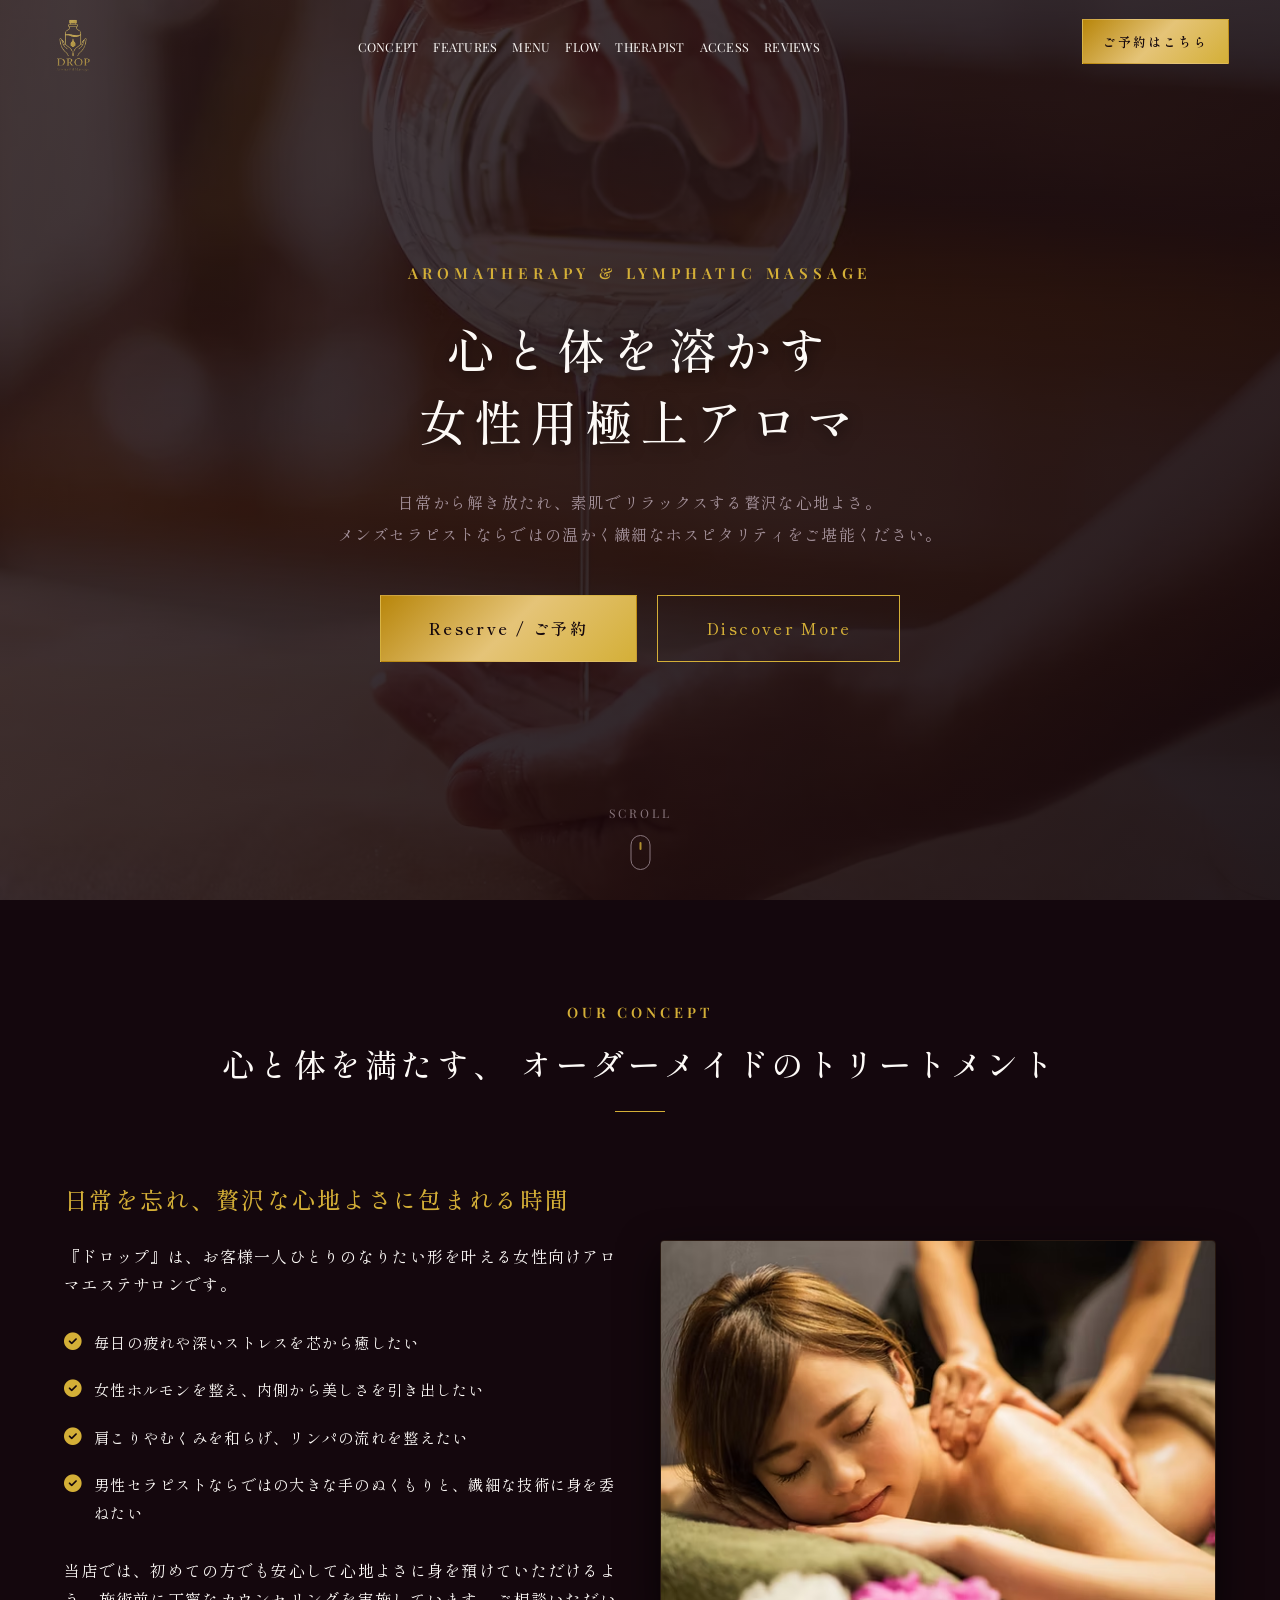
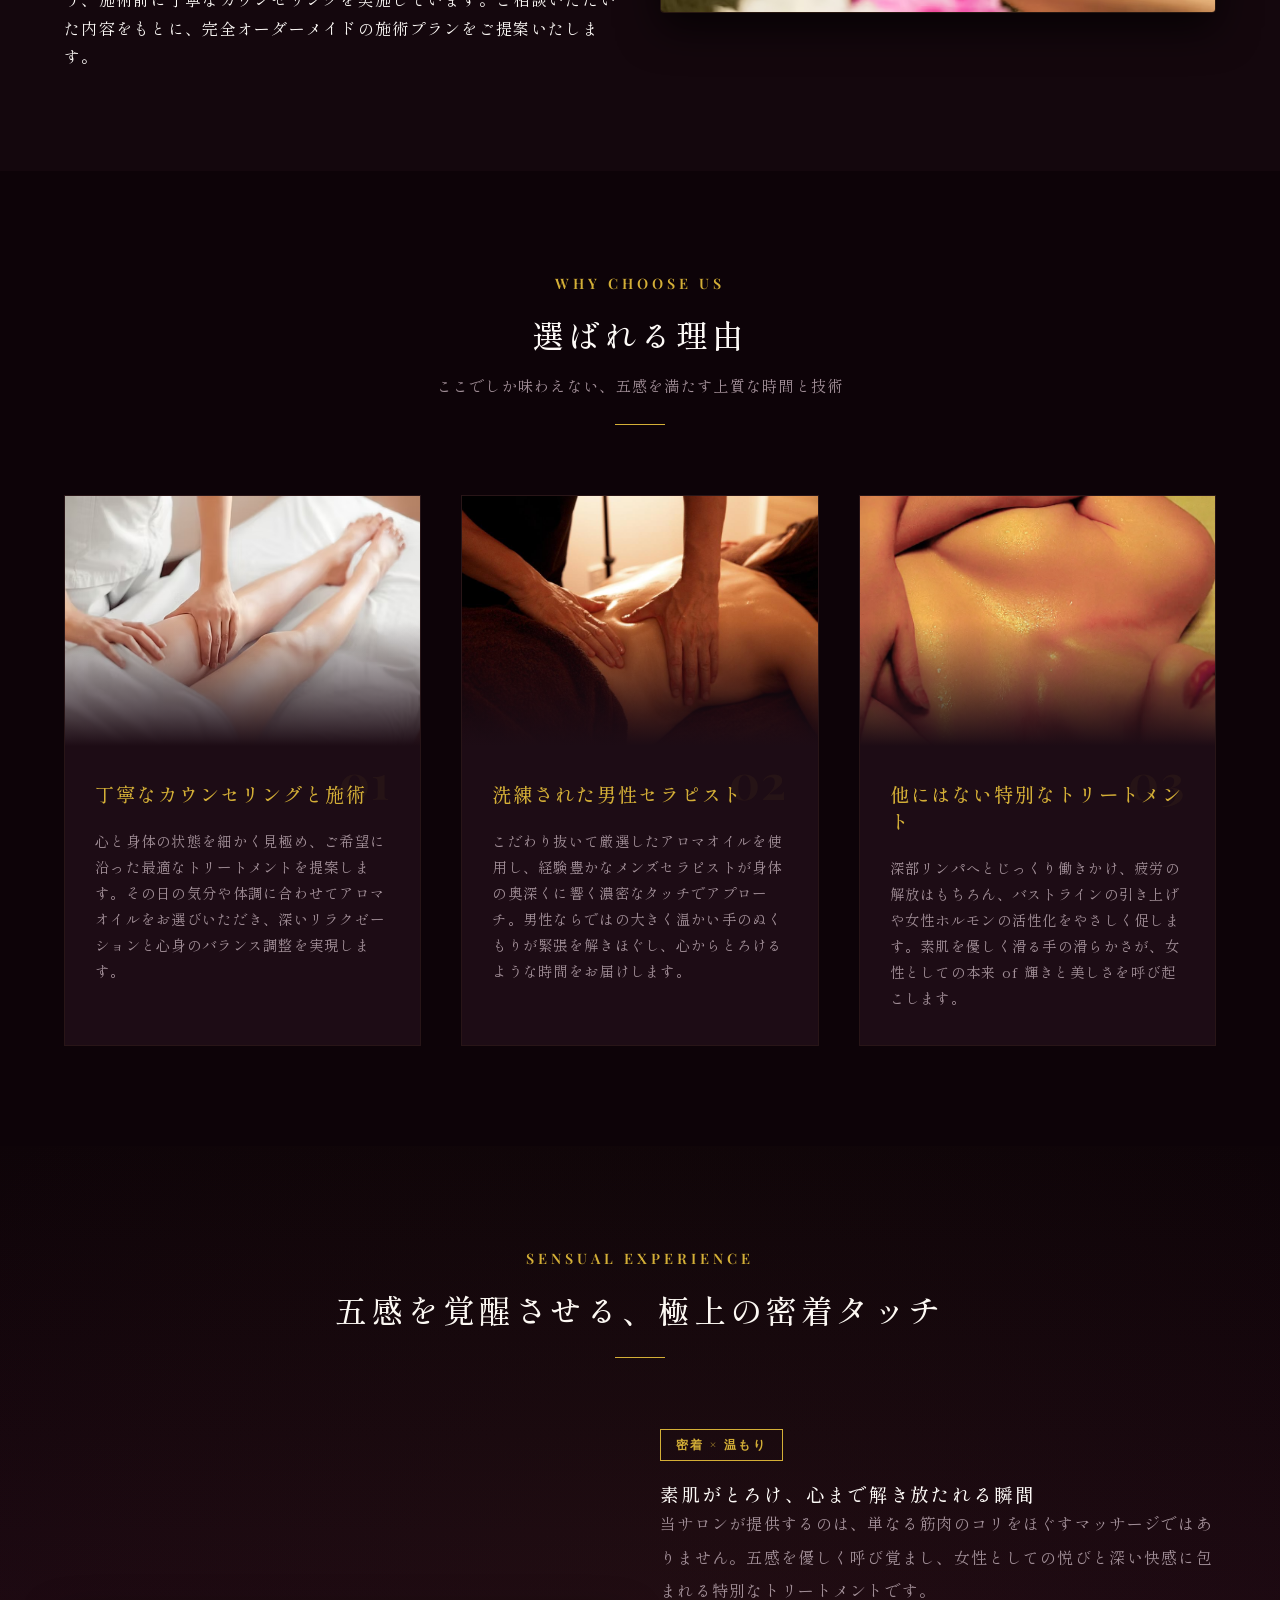
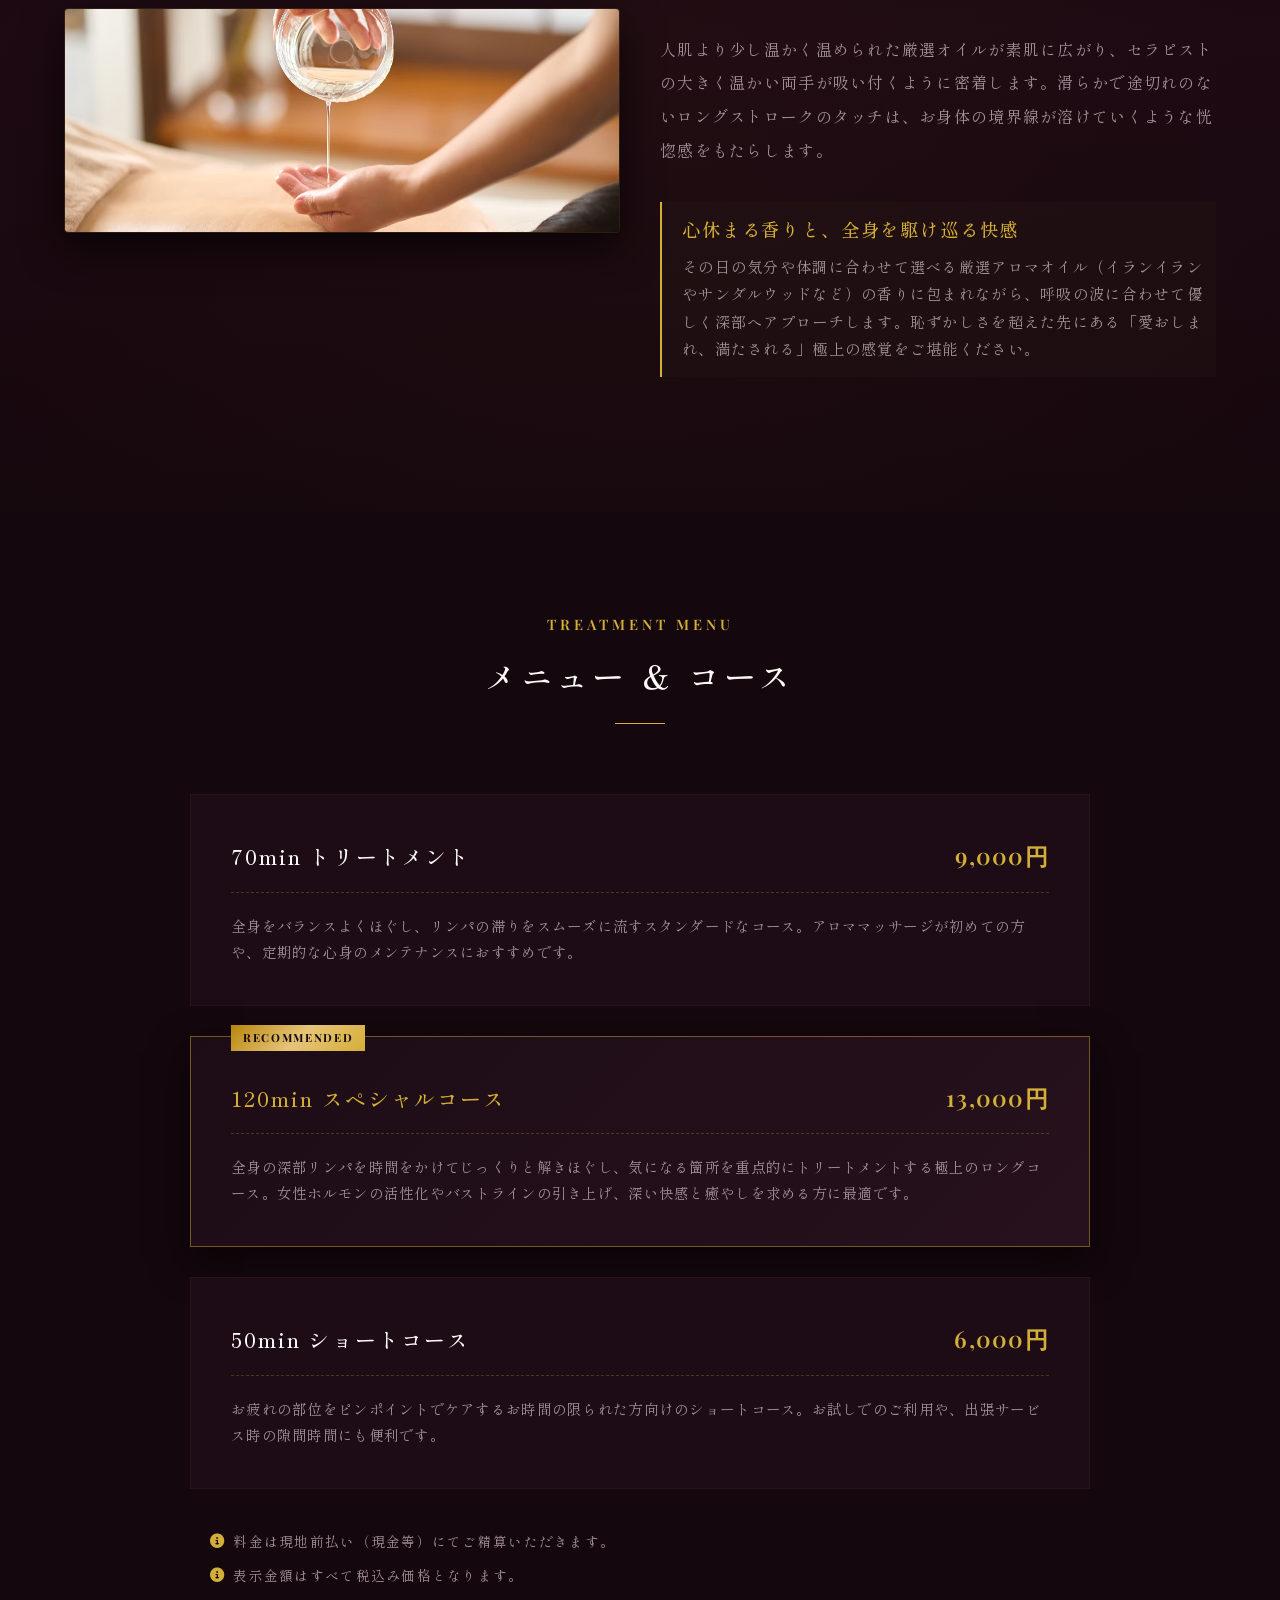
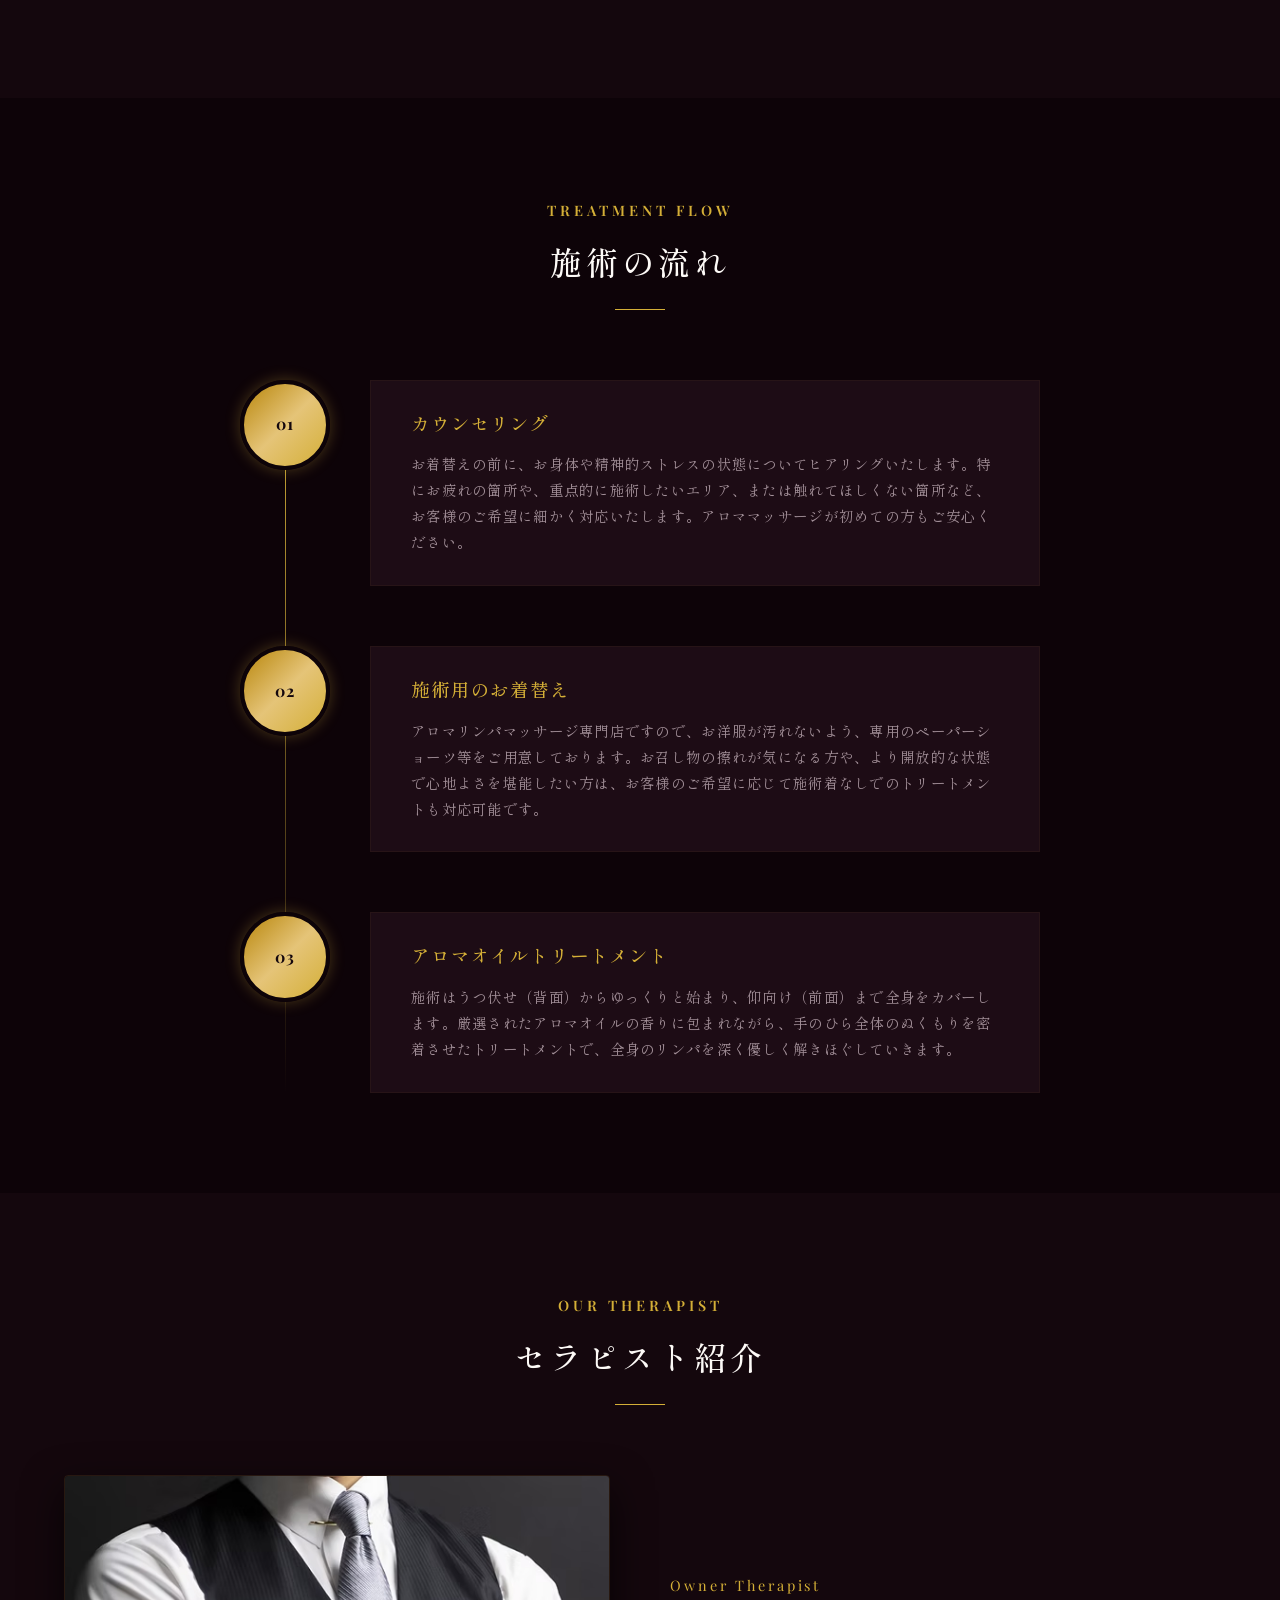
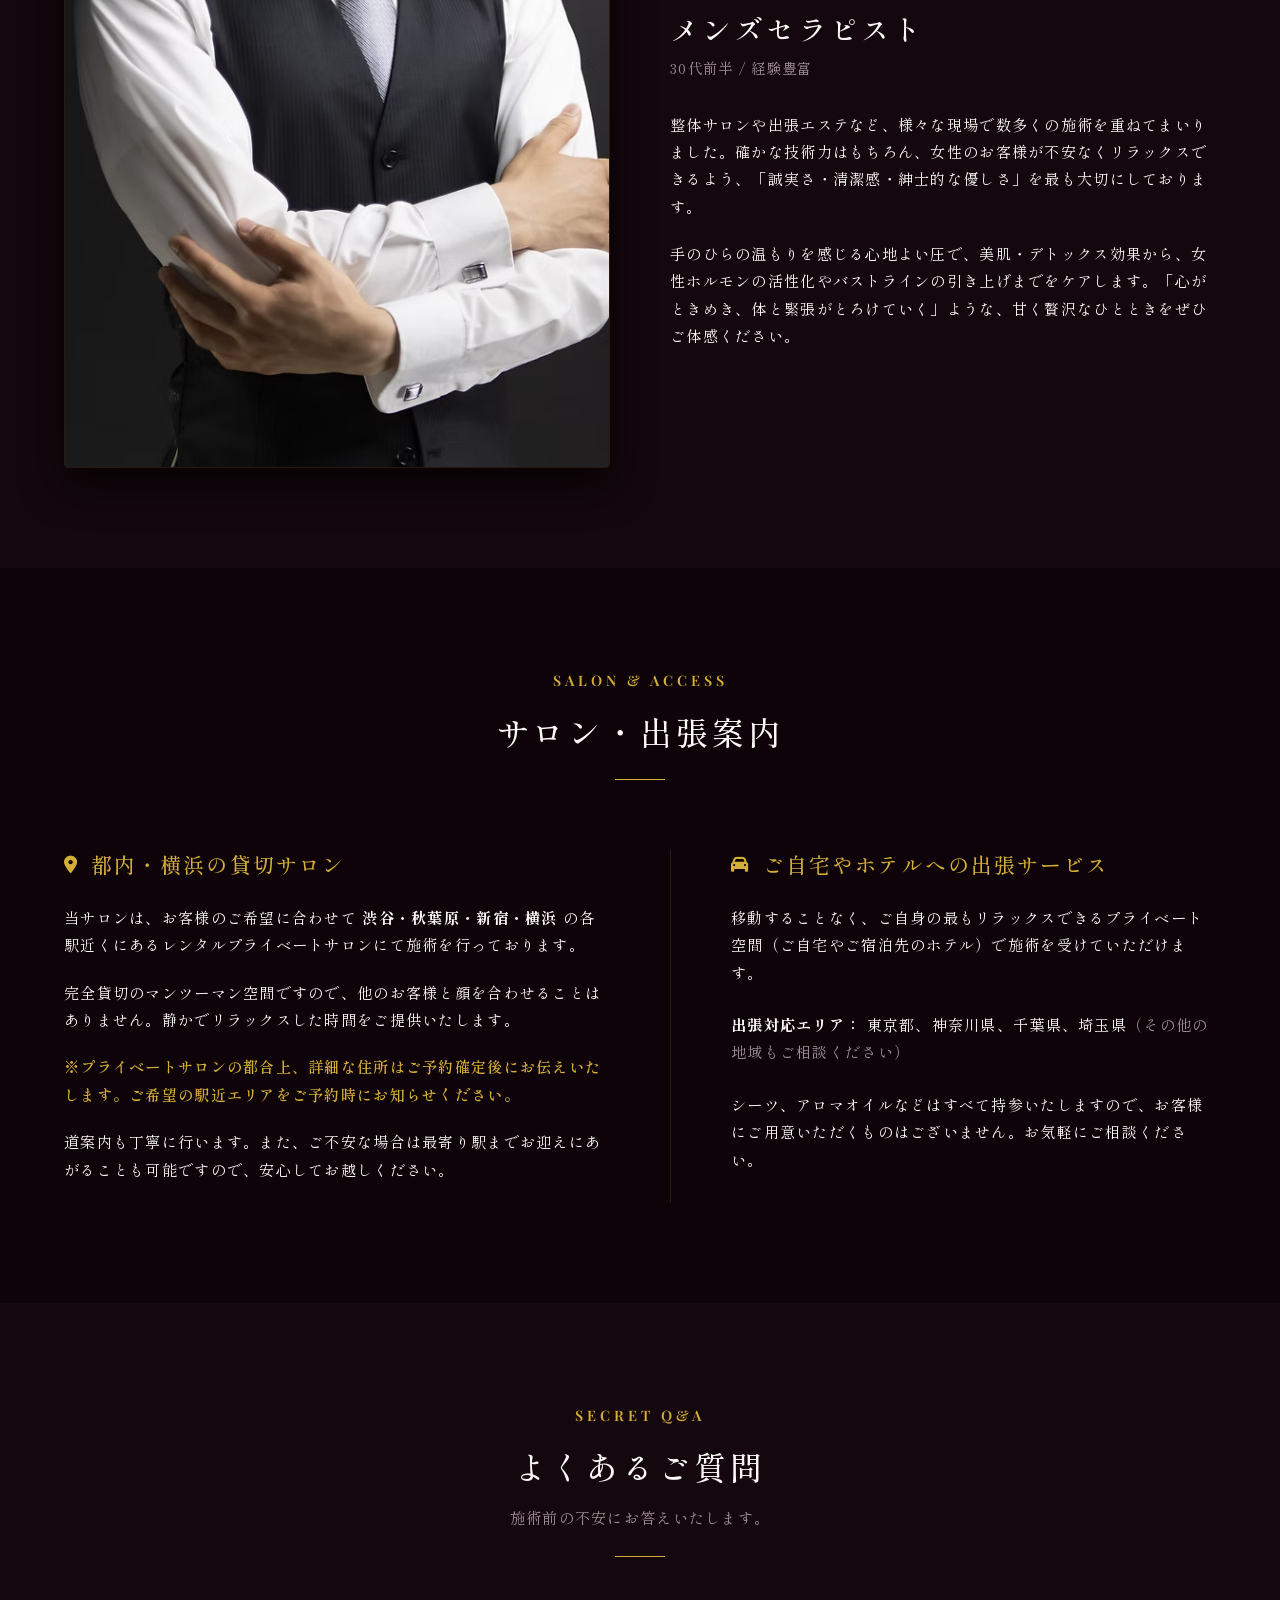
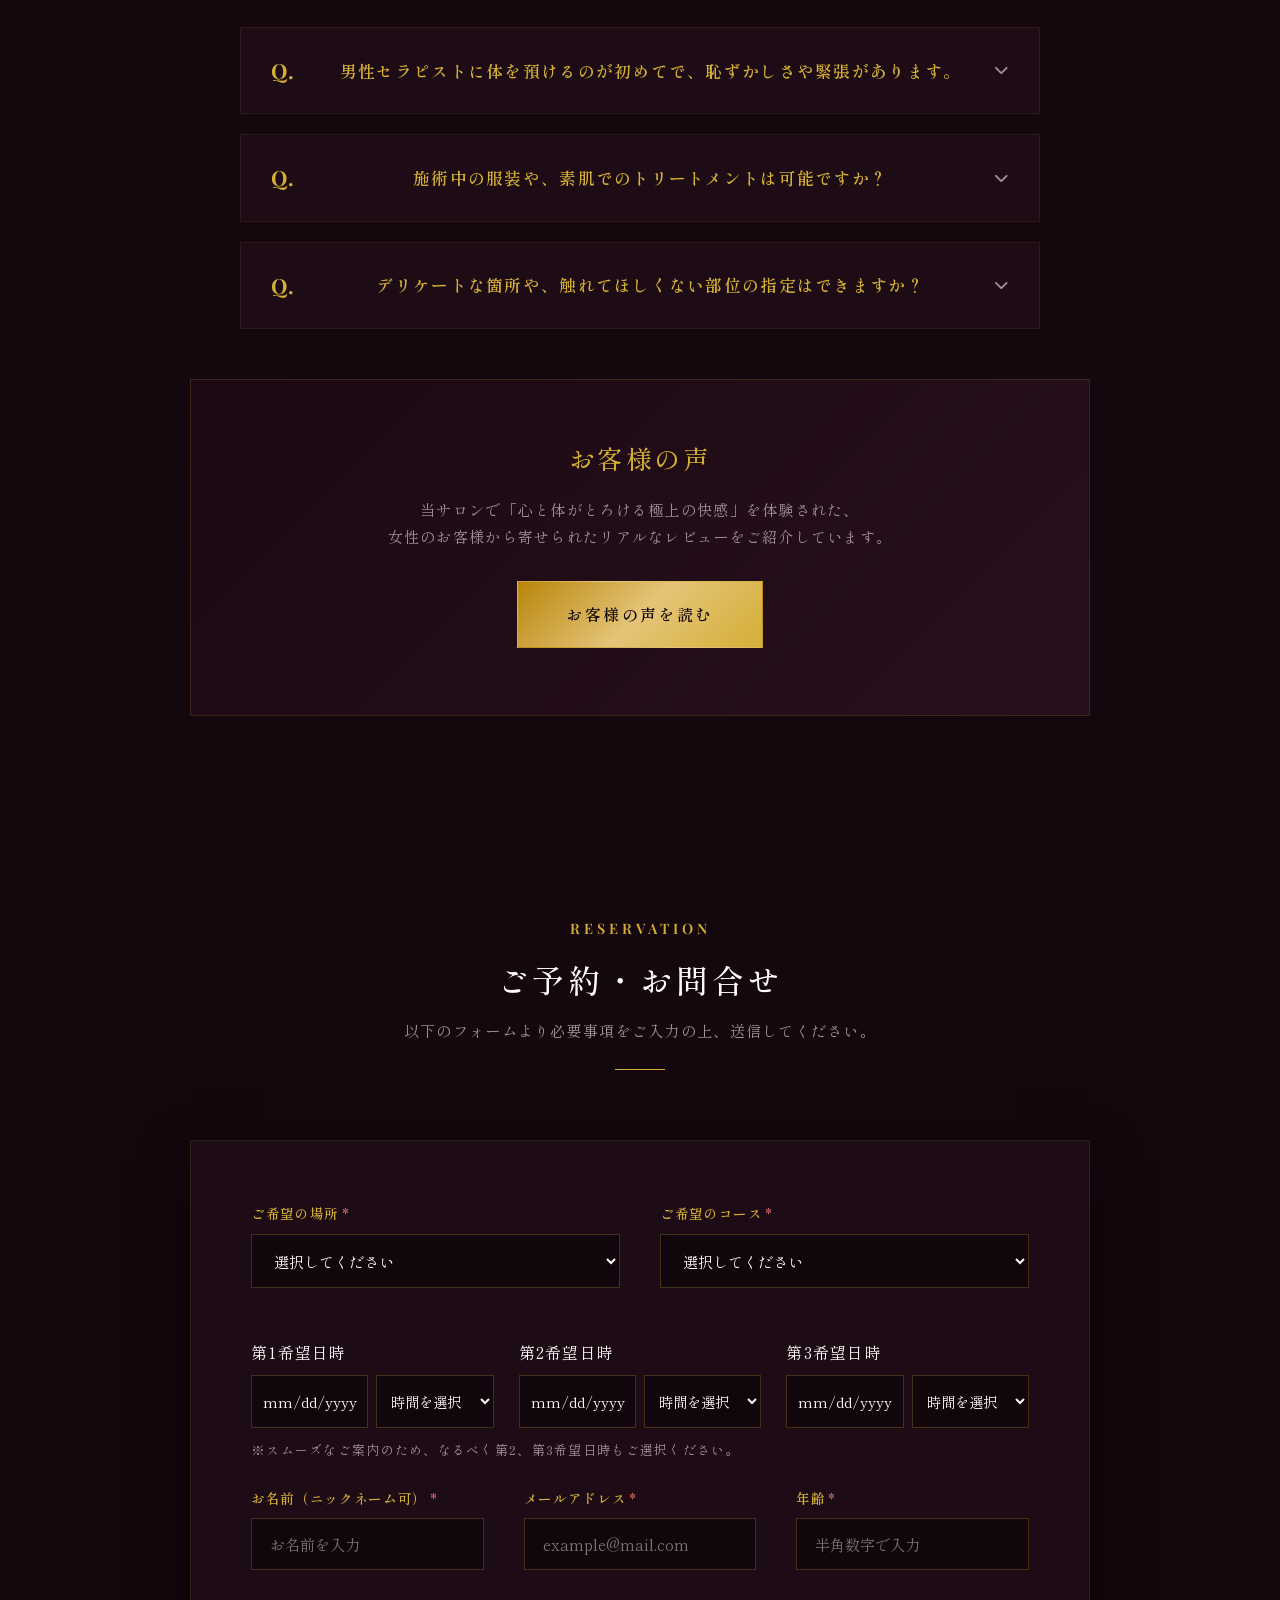
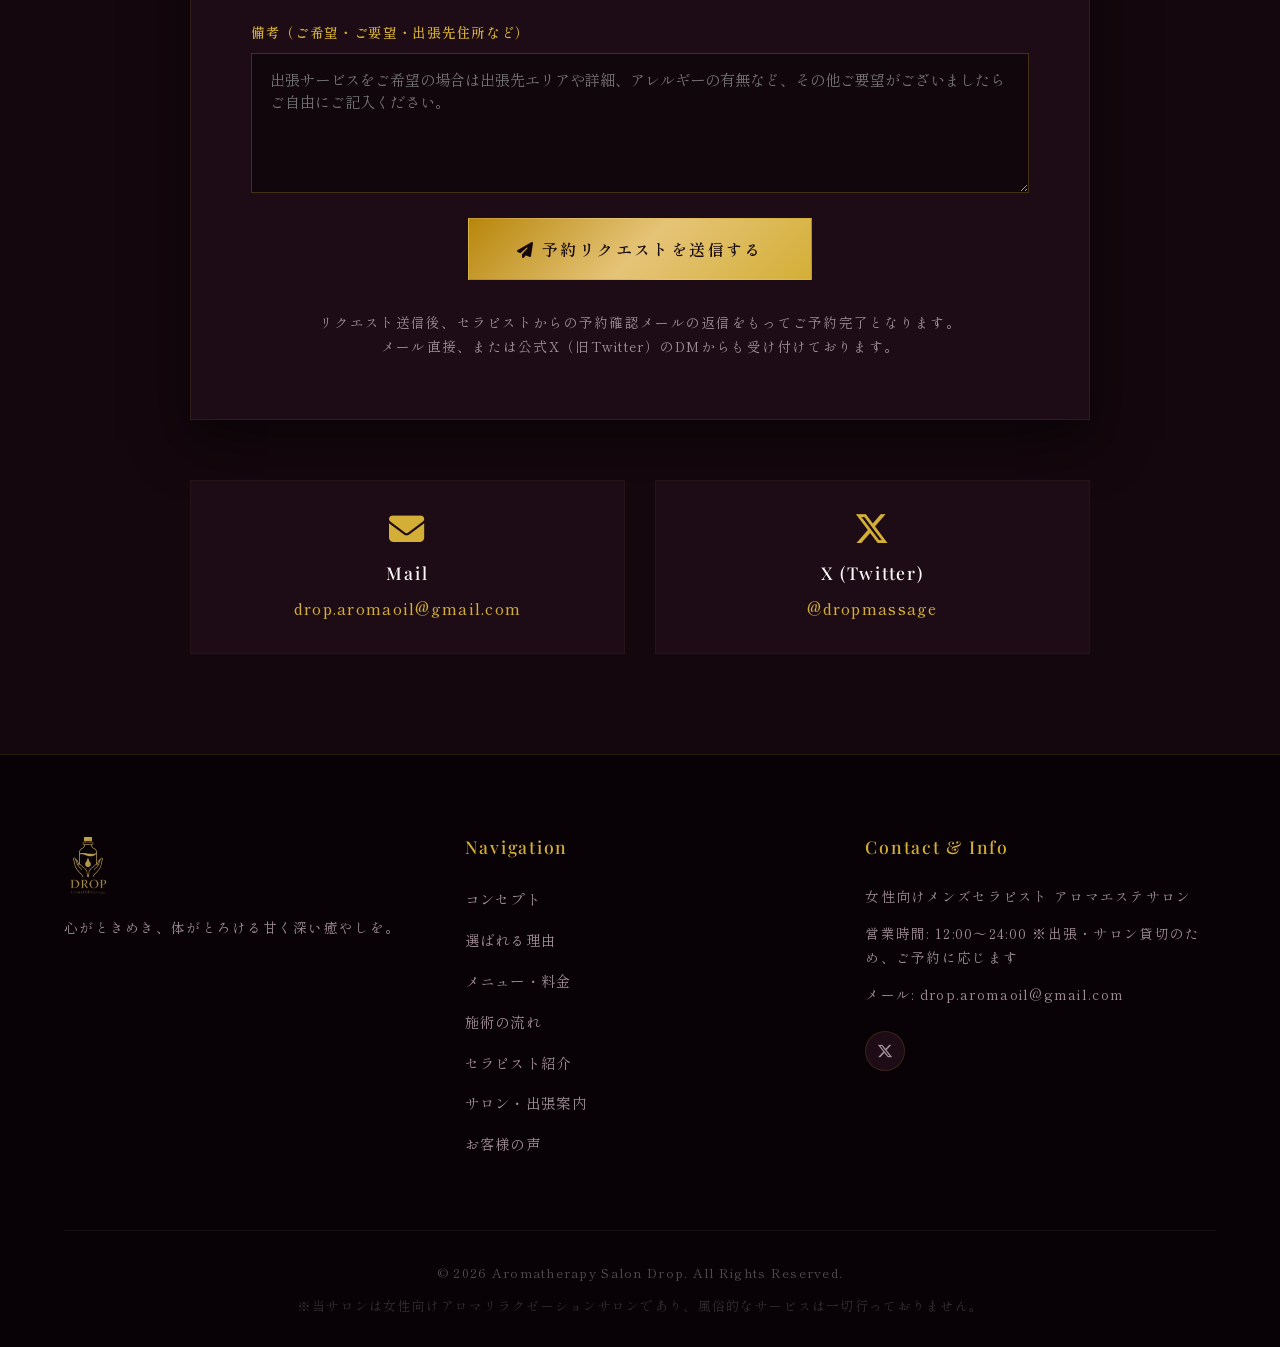
<file: index.html>
<!DOCTYPE html>
<html lang="ja">
<head>
    <!-- Google tag (gtag.js) -->
    <script async src="https://www.googletagmanager.com/gtag/js?id=G-9HNF0KSTTR"></script>
    <script>
      window.dataLayer = window.dataLayer || [];
      function gtag(){dataLayer.push(arguments);}
      gtag('js', new Date());

      gtag('config', 'G-9HNF0KSTTR');
    </script>
    
    <meta charset="UTF-8">
    <meta name="viewport" content="width=device-width, initial-scale=1.0">
    <title>Drop（ドロップ） | 女性向けメンズセラピストのアロマリンパマッサージサロン</title>
    <meta name="description" content="渋谷・新宿・秋葉原・横浜の完全個室プライベートサロン＆出張対応。厳選されたアロマオイルと、洗練された男性セラピストによる温かく繊細なタッチで、女性の心と身体を深く解きほぐす至福のトリートメントをご提供いたします。">
    
    <!-- Open Graph (SNS用) -->
    <meta property="og:title" content="Drop（ドロップ） | 女性向けメンズセラピストのアロマリンパマッサージサロン">
    <meta property="og:description" content="洗練された男性セラピストによる極上のアロマリンパマッサージ。都内・横浜プライベートサロン＆出張サービスで至福の癒やしを。">
    <meta property="og:type" content="website">
    <meta property="og:url" content="https://drop-oil.github.io/">
    
    <!-- Google Fonts -->
    <link rel="preconnect" href="https://fonts.googleapis.com">
    <link rel="preconnect" href="https://fonts.gstatic.com" crossorigin>
    <link href="https://fonts.googleapis.com/css2?family=Cinzel:wght@400;600;700&family=Noto+Serif+JP:wght@300;400;600;700&family=Playfair+Display:ital,wght@0,400;0,600;1,400&family=Shippori+Mincho:wght@400;500;600;700&display=swap" rel="stylesheet">
    
    <!-- FontAwesome (Xアイコン等のため、v6.5.1) -->
    <link rel="stylesheet" href="https://cdnjs.cloudflare.com/ajax/libs/font-awesome/6.5.1/css/all.min.css">
    
    <!-- Favicon -->
    <link rel="icon" type="image/png" href="images/サロンロゴ2.png">
    
    <!-- Stylesheet -->
    <link rel="stylesheet" href="style.css">
</head>
<body>

    <!-- ヘッダー -->
    <header class="site-header" id="site-header">
        <div class="header-container">
            <a href="#" class="header-logo">
                <img src="images/サロンロゴ2.png" alt="Drop Logo" class="logo-img">
            </a>
            
            <nav class="nav-desktop">
                <ul class="nav-list">
                    <li><a href="#concept">Concept</a></li>
                    <li><a href="#features">Features</a></li>
                    <li><a href="#menu">Menu</a></li>
                    <li><a href="#flow">Flow</a></li>
                    <li><a href="#therapist">Therapist</a></li>
                    <li><a href="#access">Access</a></li>
                    <li><a href="reviews.html">Reviews</a></li>
                </ul>
            </nav>
            
            <div class="header-cta">
                <a href="#reserve" class="btn btn-gold btn-header">ご予約はこちら</a>
            </div>
            
            <!-- スマホ用メニューボタン -->
            <button class="mobile-menu-btn" id="mobile-menu-btn" aria-label="メニューを開く">
                <span class="bar"></span>
                <span class="bar"></span>
                <span class="bar"></span>
            </button>
        </div>
    </header>

    <!-- スマホ用ナビゲーションオーバーレイ -->
    <div class="mobile-nav-overlay" id="mobile-nav-overlay">
        <nav class="nav-mobile">
            <ul>
                <li><a href="#concept">Concept</a></li>
                <li><a href="#features">Features</a></li>
                <li><a href="#menu">Menu</a></li>
                <li><a href="#flow">Flow</a></li>
                <li><a href="#therapist">Therapist</a></li>
                <li><a href="#access">Access</a></li>
                <li><a href="reviews.html">Reviews</a></li>
                <li><a href="#reserve" class="btn btn-gold">ご予約はこちら</a></li>
            </ul>
        </nav>
    </div>

    <!-- ヒーローセクション (背景スライドショー) -->
    <section class="hero-section" id="hero">
        <div class="hero-slideshow">
            <div class="slide active" style="background-image: url('images/サロンイメージ.png');"></div>
            <div class="slide" style="background-image: url('images/オイルイメージ.png');"></div>
            <div class="slide" style="background-image: url('images/施術イメージ2.png');"></div>
            <div class="slide" style="background-image: url('images/施術イメージ３.png');"></div>
        </div>
        <div class="hero-overlay"></div>
        
        <div class="hero-content fade-in-up">
            <span class="hero-subtitle">Aromatherapy & Lymphatic Massage</span>
            <h1 class="hero-title">
                <span class="nobr">心と体を溶かす</span><br class="pc-only">
                <span class="nobr">女性用極上アロマ</span>
            </h1>
            <p class="hero-desc">
                日常から解き放たれ、素肌でリラックスする贅沢な心地よさ。<br>
                メンズセラピストならではの温かく繊細なホスピタリティをご堪能ください。
            </p>
            <div class="hero-buttons">
                <a href="#reserve" class="btn btn-gold btn-large">Reserve / ご予約</a>
                <a href="#concept" class="btn btn-outline btn-large">Discover More</a>
            </div>
        </div>
        
        <!-- スクール矢印（スクロールインジケーター）はPC・スマホ被り解消のため非表示へ -->
        <div class="scroll-indicator">
            <span>SCROLL</span>
            <div class="mouse">
                <div class="wheel"></div>
            </div>
        </div>
    </section>

    <!-- コンセプト ＆ サービス -->
    <section class="concept-section section-padding" id="concept">
        <div class="container">
            <div class="section-title-wrap text-center scroll-fade">
                <span class="section-subtitle">Our Concept</span>
                <h2 class="section-title">
                    <span class="nobr">心と体を満たす、</span><br class="mobile-only">
                    <span class="nobr">オーダーメイドのトリートメント</span>
                </h2>
                <div class="title-line"></div>
            </div>
            
            <div class="grid grid-2col concept-row">
                <div class="concept-text scroll-fade">
                    <h3 class="concept-h3">日常を忘れ、贅沢な心地よさに包まれる時間</h3>
                    <p>『ドロップ』は、お客様一人ひとりのなりたい形を叶える女性向けアロマエステサロンです。</p>
                    <ul class="concept-list">
                        <li><i class="fa-solid fa-circle-check"></i> 毎日の疲れや深いストレスを芯から癒したい</li>
                        <li><i class="fa-solid fa-circle-check"></i> 女性ホルモンを整え、内側から美しさを引き出したい</li>
                        <li><i class="fa-solid fa-circle-check"></i> 肩こりやむくみを和らげ、リンパの流れを整えたい</li>
                        <li><i class="fa-solid fa-circle-check"></i> 男性セラピストならではの大きな手のぬくもりと、繊細な技術に身を委ねたい</li>
                    </ul>
                    <p>当店では、初めての方でも安心して心地よさに身を預けていただけるよう、施術前に丁寧なカウンセリングを実施しています。ご相談いただいた内容をもとに、完全オーダーメイドの施術プランをご提案いたします。</p>
                </div>
                <div class="concept-image scroll-fade image-mask">
                    <img src="images/施術イメージ2.png" alt="アロマオイルトリートメント" class="img-responsive">
                </div>
            </div>
        </div>
    </section>

    <!-- 特徴（選ばれる理由） -->
    <section class="features-section section-padding bg-darker" id="features">
        <div class="container">
            <div class="section-title-wrap text-center scroll-fade">
                <span class="section-subtitle">Why Choose Us</span>
                <h2 class="section-title">選ばれる理由</h2>
                <p class="section-title-desc">ここでしか味わえない、五感を満たす上質な時間と技術</p>
                <div class="title-line"></div>
            </div>
            
            <div class="grid grid-3col">
                <!-- 特徴1 -->
                <div class="feature-card scroll-fade">
                    <div class="feature-img-wrapper">
                        <img src="images/施術イメージ1.png" alt="丁寧なカウンセリング" class="feature-img">
                    </div>
                    <div class="feature-content">
                        <span class="feature-num">01</span>
                        <h3 class="feature-h3">丁寧なカウンセリングと施術</h3>
                        <p>心と身体の状態を細かく見極め、ご希望に沿った最適なトリートメントを提案します。その日の気分や体調に合わせてアロマオイルをお選びいただき、深いリラクゼーションと心身のバランス調整を実現します。</p>
                    </div>
                </div>
                
                <!-- 特徴2 -->
                <div class="feature-card scroll-fade">
                    <div class="feature-img-wrapper">
                        <img src="images/セラピスト2.jpg" alt="洗練された男性セラピスト" class="feature-img">
                    </div>
                    <div class="feature-content">
                        <span class="feature-num">02</span>
                        <h3 class="feature-h3">洗練された男性セラピスト</h3>
                        <p>こだわり抜いて厳選したアロマオイルを使用し、経験豊かなメンズセラピストが身体の奥深くに響く濃密なタッチでアプローチ。男性ならではの大きく温かい手のぬくもりが緊張を解きほぐし、心からとろけるような時間をお届けします。</p>
                    </div>
                </div>
                
                <!-- 特徴3 -->
                <div class="feature-card scroll-fade">
                    <div class="feature-img-wrapper">
                        <img src="images/お客様イメージ3.jpg" alt="特別なアロママッサージ" class="feature-img">
                    </div>
                    <div class="feature-content">
                        <span class="feature-num">03</span>
                        <h3 class="feature-h3">他にはない特別なトリートメント</h3>
                        <p>深部リンパへとじっくり働きかけ、疲労の解放はもちろん、バストラインの引き上げや女性ホルモンの活性化をやさしく促します。素肌を優しく滑る手の滑らかさが、女性としての本来 of 輝きと美しさを呼び起こします。</p>
                    </div>
                </div>
            </div>
        </div>
    </section>

    <!-- 極上のこだわり（五感の覚醒） -->
    <section class="secret-section section-padding" id="secret">
        <div class="container">
            <div class="section-title-wrap text-center scroll-fade">
                <span class="section-subtitle">Sensual Experience</span>
                <h2 class="section-title">五感を覚醒させる、極上の密着タッチ</h2>
                <div class="title-line"></div>
            </div>
            
            <div class="grid grid-2col secret-row">
                <div class="concept-image scroll-fade image-mask">
                    <img src="images/オイルイメージ.png" alt="吸い付くようなオイルトリートメント" class="img-responsive">
                </div>
                <div class="secret-text scroll-fade">
                    <span class="secret-badge">密着 × 温もり</span>
                    <h3 class="concept-h3">素肌がとろけ、心まで解き放たれる瞬間</h3>
                    <p>当サロンが提供するのは、単なる筋肉のコリをほぐすマッサージではありません。五感を優しく呼び覚まし、女性としての悦びと深い快感に包まれる特別なトリートメントです。</p>
                    <p>人肌より少し温かく温められた厳選オイルが素肌に広がり、セラピストの大きく温かい両手が吸い付くように密着します。滑らかで途切れのないロングストロークのタッチは、お身体の境界線が溶けていくような恍惚感をもたらします。</p>
                    
                    <div class="secret-highlight-box">
                        <h4>心休まる香りと、全身を駆け巡る快感</h4>
                        <p>その日の気分や体調に合わせて選べる厳選アロマオイル（イランイランやサンダルウッドなど）の香りに包まれながら、呼吸の波に合わせて優しく深部へアプローチします。恥ずかしさを超えた先にある「愛おしまれ、満たされる」極上の感覚をご堪能ください。</p>
                    </div>
                </div>
            </div>
        </div>
    </section>

    <!-- メニュー ＆ 料金 -->
    <section class="menu-section section-padding" id="menu">
        <div class="container">
            <div class="section-title-wrap text-center scroll-fade">
                <span class="section-subtitle">Treatment Menu</span>
                <h2 class="section-title">メニュー ＆ コース</h2>
                <div class="title-line"></div>
            </div>
            
            <div class="menu-container scroll-fade">
                <!-- メニューアイテム1 -->
                <div class="menu-item">
                    <div class="menu-item-header">
                        <h3 class="menu-item-name">70min トリートメント</h3>
                        <span class="menu-item-price">9,000円</span>
                    </div>
                    <p class="menu-item-desc">
                        全身をバランスよくほぐし、リンパの滞りをスムーズに流すスタンダードなコース。アロママッサージが初めての方や、定期的な心身のメンテナンスにおすすめです。
                    </p>
                </div>
                
                <!-- メニューアイテム2 -->
                <div class="menu-item featured">
                    <div class="featured-badge">RECOMMENDED</div>
                    <div class="menu-item-header">
                        <h3 class="menu-item-name">120min スペシャルコース</h3>
                        <span class="menu-item-price">13,000円</span>
                    </div>
                    <p class="menu-item-desc">
                        全身の深部リンパを時間をかけてじっくりと解きほぐし、気になる箇所を重点的にトリートメントする極上のロングコース。女性ホルモンの活性化やバストラインの引き上げ、深い快感と癒やしを求める方に最適です。
                    </p>
                </div>
                
                <!-- メニューアイテム3 -->
                <div class="menu-item">
                    <div class="menu-item-header">
                        <h3 class="menu-item-name">50min ショートコース</h3>
                        <span class="menu-item-price">6,000円</span>
                    </div>
                    <p class="menu-item-desc">
                        お疲れの部位をピンポイントでケアするお時間の限られた方向けのショートコース。お試しでのご利用や、出張サービス時の隙間時間にも便利です。
                    </p>
                </div>
            </div>
            
            <div class="menu-notes scroll-fade">
                <p><i class="fa-solid fa-circle-info"></i> 料金は現地前払い（現金等）にてご精算いただきます。</p>
                <p><i class="fa-solid fa-circle-info"></i> 表示金額はすべて税込み価格となります。</p>
            </div>
        </div>
    </section>

    <!-- 施術の流れ -->
    <section class="flow-section section-padding bg-darker" id="flow">
        <div class="container">
            <div class="section-title-wrap text-center scroll-fade">
                <span class="section-subtitle">Treatment Flow</span>
                <h2 class="section-title">施術の流れ</h2>
                <div class="title-line"></div>
            </div>
            
            <div class="flow-steps">
                <!-- ステップ1 -->
                <div class="flow-step scroll-fade">
                    <div class="flow-step-number">01</div>
                    <div class="flow-step-content">
                        <h3 class="flow-step-h3">カウンセリング</h3>
                        <p>お着替えの前に、お身体や精神的ストレスの状態についてヒアリングいたします。特にお疲れの箇所や、重点的に施術したいエリア、または触れてほしくない箇所など、お客様のご希望に細かく対応いたします。アロママッサージが初めての方もご安心ください。</p>
                    </div>
                </div>
                
                <!-- ステップ2 -->
                <div class="flow-step scroll-fade">
                    <div class="flow-step-number">02</div>
                    <div class="flow-step-content">
                        <h3 class="flow-step-h3">施術用のお着替え</h3>
                        <p>アロマリンパマッサージ専門店ですので、お洋服が汚れないよう、専用のペーパーショーツ等をご用意しております。お召し物の擦れが気になる方や、より開放的な状態で心地よさを堪能したい方は、お客様のご希望に応じて施術着なしでのトリートメントも対応可能です。</p>
                    </div>
                </div>
                
                <!-- ステップ3 -->
                <div class="flow-step scroll-fade">
                    <div class="flow-step-number">03</div>
                    <div class="flow-step-content">
                        <h3 class="flow-step-h3">アロマオイルトリートメント</h3>
                        <p>施術はうつ伏せ（背面）からゆっくりと始まり、仰向け（前面）まで全身をカバーします。厳選されたアロマオイルの香りに包まれながら、手のひら全体のぬくもりを密着させたトリートメントで、全身のリンパを深く優しく解きほぐしていきます。</p>
                    </div>
                </div>
            </div>
        </div>
    </section>

    <!-- セラピスト紹介 -->
    <section class="therapist-section section-padding" id="therapist">
        <div class="container">
            <div class="section-title-wrap text-center scroll-fade">
                <span class="section-subtitle">Our Therapist</span>
                <h2 class="section-title">セラピスト紹介</h2>
                <div class="title-line"></div>
            </div>
            
            <div class="grid grid-2col therapist-profile-wrap scroll-fade">
                <div class="therapist-image-box image-mask">
                    <img src="images/セラピストイメージ2.png" alt="メンズセラピスト" class="img-responsive">
                </div>
                <div class="therapist-info">
                    <span class="therapist-title">Owner Therapist</span>
                    <h3 class="therapist-name">メンズセラピスト</h3>
                    <p class="therapist-age">30代前半 / 経験豊富</p>
                    <div class="therapist-desc">
                        <p>整体サロンや出張エステなど、様々な現場で数多くの施術を重ねてまいりました。確かな技術力はもちろん、女性のお客様が不安なくリラックスできるよう、「誠実さ・清潔感・紳士的な優しさ」を最も大切にしております。</p>
                        <p>手のひらの温もりを感じる心地よい圧で、美肌・デトックス効果から、女性ホルモンの活性化やバストラインの引き上げまでをケアします。「心がときめき、体と緊張がとろけていく」ような、甘く贅沢なひとときをぜひご体感ください。</p>
                    </div>
                </div>
            </div>
        </div>
    </section>

    <!-- サロン案内・アクセス -->
    <section class="access-section section-padding bg-darker" id="access">
        <div class="container">
            <div class="section-title-wrap text-center scroll-fade">
                <span class="section-subtitle">Salon & Access</span>
                <h2 class="section-title">サロン・出張案内</h2>
                <div class="title-line"></div>
            </div>
            
            <div class="grid grid-2col access-content scroll-fade">
                <div class="access-info">
                    <h3 class="access-h3"><i class="fa-solid fa-location-dot"></i> 都内・横浜の貸切サロン</h3>
                    <p>当サロンは、お客様のご希望に合わせて <strong>渋谷・秋葉原・新宿・横浜</strong> の各駅近くにあるレンタルプライベートサロンにて施術を行っております。</p>
                    <p>完全貸切のマンツーマン空間ですので、他のお客様と顔を合わせることはありません。静かでリラックスした時間をご提供いたします。</p>
                    <p class="text-important">※プライベートサロンの都合上、詳細な住所はご予約確定後にお伝えいたします。ご希望の駅近エリアをご予約時にお知らせください。</p>
                    <p>道案内も丁寧に行います。また、ご不安な場合は最寄り駅までお迎えにあがることも可能ですので、安心してお越しください。</p>
                </div>
                <div class="access-info border-left">
                    <h3 class="access-h3"><i class="fa-solid fa-car"></i> ご自宅やホテルへの出張サービス</h3>
                    <p>移動することなく、ご自身の最もリラックスできるプライベート空間（ご自宅やご宿泊先のホテル）で施術を受けていただけます。</p>
                    <ul class="area-list">
                        <li><strong>出張対応エリア：</strong> <span class="text-white">東京都、神奈川県、千葉県、埼玉県</span><span class="text-muted">（その他の地域もご相談ください）</span></li>
                    </ul>
                    <p>シーツ、アロマオイルなどはすべて持参いたしますので、お客様にご用意いただくものはございません。お気軽にご相談ください。</p>
                </div>
            </div>
        </div>
    </section>

    <!-- 秘密のQ&A -->
    <section class="qa-section section-padding" id="qa">
        <div class="container">
            <div class="section-title-wrap text-center scroll-fade">
                <span class="section-subtitle">Secret Q&A</span>
                <h2 class="section-title">よくあるご質問</h2>
                <p class="section-title-desc">施術前の不安にお答えいたします。</p>
                <div class="title-line"></div>
            </div>
            
            <div class="qa-container scroll-fade">
                <!-- Q1 -->
                <div class="qa-item">
                    <div class="qa-question">
                        <span>男性セラピストに体を預けるのが初めてで、恥ずかしさや緊張があります。</span>
                        <i class="fa-solid fa-chevron-down qa-toggle-icon"></i>
                    </div>
                    <div class="qa-answer">
                        <div class="qa-answer-text">
                            ほとんどのお客様が最初は同様の不安を口にされます。当店ではセラピストの清潔感と紳士的なおもてなしを最優先しております。タオルの丁寧な扱い（ドレーピング）により、施術する部位以外は露出させず、優しくお声がけしながら進めますので、始まって数分で恥ずかしさが深い安心感と心地よさへと変わるのを感じていただけます。
                        </div>
                    </div>
                </div>
                
                <!-- Q2 -->
                <div class="qa-item">
                    <div class="qa-question">
                        <span>施術中の服装や、素肌でのトリートメントは可能ですか？</span>
                        <i class="fa-solid fa-chevron-down qa-toggle-icon"></i>
                    </div>
                    <div class="qa-answer">
                        <div class="qa-answer-text">
                            オイルを全身に滑らせるトリートメントのため、基本的には専用のペーパーショーツを着用していただきます。もし、お召し物の締め付けを一切なくし、より開放的でとろけるような素肌感覚での施術をご希望の場合、カウンセリング時にご相談いただければ、お客様のご希望に合わせて柔軟に対応させていただきます。
                        </div>
                    </div>
                </div>
                
                <!-- Q3 -->
                <div class="qa-item">
                    <div class="qa-question">
                        <span>デリケートな箇所や、触れてほしくない部位の指定はできますか？</span>
                        <i class="fa-solid fa-chevron-down qa-toggle-icon"></i>
                    </div>
                    <div class="qa-answer">
                        <div class="qa-answer-text">
                            はい、もちろんでございます。施術前にしっかりカウンセリングを行い、力加減やお好みのタッチはもちろん、触れてほしくない箇所、または重点的にアプローチしてほしい箇所を事前にお伺いします。無理な施術は一切行いませんので、どうぞ安心してお好みのトリートメントスタイルをご指示ください。
                        </div>
                    </div>
                </div>
            </div>
            
            <!-- お客様の声 導線バナー -->
            <div class="lp-review-cta scroll-fade">
                <h3>お客様の声</h3>
                <p>
                    当サロンで「心と体がとろける極上の快感」を体験された、<br class="pc-only">
                    女性のお客様から寄せられたリアルなレビューをご紹介しています。
                </p>
                <a href="reviews.html" class="btn btn-gold btn-large">お客様の声を読む</a>
            </div>
        </div>
    </section>

    <!-- 予約フォームセクション -->
    <section class="reserve-section section-padding" id="reserve">
        <div class="container">
            <div class="section-title-wrap text-center scroll-fade">
                <span class="section-subtitle">Reservation</span>
                <h2 class="section-title">ご予約・お問合せ</h2>
                <p class="section-title-desc">以下のフォームより必要事項をご入力の上、送信してください。</p>
                <div class="title-line"></div>
            </div>
            
            <div class="reserve-container scroll-fade">
                <!-- 
                  FormSubmit.co を使用
                  送信先アドレス: drop.aromaoil@gmail.com
                -->
                <form action="https://formsubmit.co/drop.aromaoil@gmail.com" method="POST" class="reserve-form" id="reserve-form">
                    
                    <!-- FormSubmit設定用隠しフィールド -->
                    <input type="hidden" name="_subject" value="【ドロップ】新規ご予約・お問合せ">
                    <input type="hidden" name="_template" value="table">
                    <input type="hidden" name="_next" value="https://drop-oil.github.io/?status=success#reserve">
                    <input type="hidden" name="_autoresponse" value="ご予約リクエストを承りました。内容を点検の上、セラピストより改めてご連絡差し上げます。以下は送信内容の控えです。">
                    <input type="hidden" name="_captcha" value="false">
                    <input type="text" name="_honey" style="display:none">
                    
                    <div class="form-row grid grid-2col">
                        <!-- 希望場所 -->
                        <div class="form-group">
                            <label for="location" class="required">ご希望の場所</label>
                            <select name="ご希望の場所" id="location" required>
                                <option value="" disabled selected>選択してください</option>
                                <option value="渋谷エリアサロン">渋谷エリアサロン</option>
                                <option value="新宿エリアサロン">新宿エリアサロン</option>
                                <option value="秋葉原エリアサロン">秋葉原エリアサロン</option>
                                <option value="横浜エリアサロン">横浜エリアサロン</option>
                                <option value="出張サービス">出張サービス</option>
                                <option value="その他">その他</option>
                            </select>
                        </div>
                        
                        <!-- 希望コース -->
                        <div class="form-group">
                            <label for="course" class="required">ご希望のコース</label>
                            <select name="ご希望のコース" id="course" required>
                                <option value="" disabled selected>選択してください</option>
                                <option value="120min スペシャルコース (13,000円)">120min スペシャルコース (13,000円)</option>
                                <option value="70min トリートメント (9,000円)">70min トリートメント (9,000円)</option>
                                <option value="50min ショートコース (6,000円)">50min ショートコース (6,000円)</option>
                            </select>
                        </div>
                    </div>
                    
                    <!-- 日時入力エリア -->
                    <div class="form-row booking-datetime-container">
                        <!-- 第1希望日時 -->
                        <div class="booking-datetime-group">
                            <label for="date1" class="required">第1希望日時</label>
                            <div class="datetime-inputs">
                                <input type="date" name="第1希望日" id="date1" required>
                                <select name="第1希望時間" id="time1" required>
                                    <option value="" disabled selected>時間を選択</option>
                                    <option value="12:00">12:00</option>
                                    <option value="12:30">12:30</option>
                                    <option value="13:00">13:00</option>
                                    <option value="13:30">13:30</option>
                                    <option value="14:00">14:00</option>
                                    <option value="14:30">14:30</option>
                                    <option value="15:00">15:00</option>
                                    <option value="15:30">15:30</option>
                                    <option value="16:00">16:00</option>
                                    <option value="16:30">16:30</option>
                                    <option value="17:00">17:00</option>
                                    <option value="17:30">17:30</option>
                                    <option value="18:00">18:00</option>
                                    <option value="18:30">18:30</option>
                                    <option value="19:00">19:00</option>
                                    <option value="19:30">19:30</option>
                                    <option value="20:00">20:00</option>
                                    <option value="20:30">20:30</option>
                                    <option value="21:00">21:00</option>
                                    <option value="21:30">21:30</option>
                                    <option value="22:00">22:00</option>
                                    <option value="22:30">22:30</option>
                                    <option value="23:00">23:00</option>
                                    <option value="23:30">23:30</option>
                                    <option value="24:00">24:00</option>
                                </select>
                            </div>
                        </div>
                        
                        <!-- 第2希望日時 -->
                        <div class="booking-datetime-group">
                            <label for="date2">第2希望日時</label>
                            <div class="datetime-inputs">
                                <input type="date" name="第2希望日" id="date2">
                                <select name="第2希望時間" id="time2">
                                    <option value="" disabled selected>時間を選択</option>
                                    <option value="12:00">12:00</option>
                                    <option value="12:30">12:30</option>
                                    <option value="13:00">13:00</option>
                                    <option value="13:30">13:30</option>
                                    <option value="14:00">14:00</option>
                                    <option value="14:30">14:30</option>
                                    <option value="15:00">15:00</option>
                                    <option value="15:30">15:30</option>
                                    <option value="16:00">16:00</option>
                                    <option value="16:30">16:30</option>
                                    <option value="17:00">17:00</option>
                                    <option value="17:30">17:30</option>
                                    <option value="18:00">18:00</option>
                                    <option value="18:30">18:30</option>
                                    <option value="19:00">19:00</option>
                                    <option value="19:30">19:30</option>
                                    <option value="20:00">20:00</option>
                                    <option value="20:30">20:30</option>
                                    <option value="21:00">21:00</option>
                                    <option value="21:30">21:30</option>
                                    <option value="22:00">22:00</option>
                                    <option value="22:30">22:30</option>
                                    <option value="23:00">23:00</option>
                                    <option value="23:30">23:30</option>
                                    <option value="24:00">24:00</option>
                                </select>
                            </div>
                        </div>
                        
                        <!-- 第3希望日時 -->
                        <div class="booking-datetime-group">
                            <label for="date3">第3希望日時</label>
                            <div class="datetime-inputs">
                                <input type="date" name="第3希望日" id="date3">
                                <select name="第3希望時間" id="time3">
                                    <option value="" disabled selected>時間を選択</option>
                                    <option value="12:00">12:00</option>
                                    <option value="12:30">12:30</option>
                                    <option value="13:00">13:00</option>
                                    <option value="13:30">13:30</option>
                                    <option value="14:00">14:00</option>
                                    <option value="14:30">14:30</option>
                                    <option value="15:00">15:00</option>
                                    <option value="15:30">15:30</option>
                                    <option value="16:00">16:00</option>
                                    <option value="16:30">16:30</option>
                                    <option value="17:00">17:00</option>
                                    <option value="17:30">17:30</option>
                                    <option value="18:00">18:00</option>
                                    <option value="18:30">18:30</option>
                                    <option value="19:00">19:00</option>
                                    <option value="19:30">19:30</option>
                                    <option value="20:00">20:00</option>
                                    <option value="20:30">20:30</option>
                                    <option value="21:00">21:00</option>
                                    <option value="21:30">21:30</option>
                                    <option value="22:00">22:00</option>
                                    <option value="22:30">22:30</option>
                                    <option value="23:00">23:00</option>
                                    <option value="23:30">23:30</option>
                                    <option value="24:00">24:00</option>
                                </select>
                            </div>
                        </div>
                    </div>
                    <p class="form-note">※スムーズなご案内のため、なるべく第2、第3希望日時もご選択ください。</p>
                    
                    <div class="form-row grid grid-3col">
                        <!-- お名前 -->
                        <div class="form-group">
                            <label for="name" class="required">お名前（ニックネーム可）</label>
                            <input type="text" name="お名前" id="name" placeholder="お名前を入力" required>
                        </div>
                        
                        <!-- メールアドレス -->
                        <div class="form-group">
                            <label for="email" class="required">メールアドレス</label>
                            <input type="email" name="email" id="email" placeholder="example@mail.com" required>
                        </div>
                        
                        <!-- 年齢 -->
                        <div class="form-group">
                            <label for="age" class="required">年齢</label>
                            <input type="text" name="年齢" id="age" inputmode="numeric" pattern="[0-9]*" placeholder="半角数字で入力" required>
                        </div>
                    </div>
                    
                    <!-- 備考 -->
                    <div class="form-group">
                        <label for="message">備考（ご希望・ご要望・出張先住所など）</label>
                        <textarea name="備考・ご要望" id="message" rows="5" placeholder="出張サービスをご希望の場合は出張先エリアや詳細、アレルギーの有無など、その他ご要望がございましたらご自由にご記入ください。"></textarea>
                    </div>
                    
                    <!-- 送信完了メッセージエリア -->
                    <div class="form-status" id="form-status"></div>
                    
                    <!-- 送信ボタン -->
                    <div class="text-center">
                        <button type="submit" class="btn btn-gold btn-large btn-submit" id="submit-btn">
                            <i class="fa-solid fa-paper-plane"></i> 予約リクエストを送信する
                        </button>
                    </div>
                    
                    <p class="form-footer-desc text-center">
                        リクエスト送信後、セラピストからの予約確認メールの返信をもってご予約完了となります。<br>
                        メール直接、または公式X（旧Twitter）のDMからも受け付けております。
                    </p>
                </form>
                
                <!-- 直接連絡先 -->
                <div class="direct-contact grid grid-2col">
                    <div class="contact-box text-center">
                        <i class="fa-solid fa-envelope contact-icon"></i>
                        <h4>Mail</h4>
                        <p><a href="mailto:drop.aromaoil@gmail.com">drop.aromaoil@gmail.com</a></p>
                    </div>
                    <div class="contact-box text-center">
                        <i class="fa-brands fa-x-twitter contact-icon"></i>
                        <h4>X (Twitter)</h4>
                        <p><a href="https://x.com/dropmassage" target="_blank" rel="noopener noreferrer">@dropmassage</a></p>
                    </div>
                </div>
            </div>
        </div>
    </section>

    <!-- フッター -->
    <footer class="site-footer">
        <div class="container">
            <div class="footer-top grid grid-3col">
                <div class="footer-brand">
                    <img src="images/サロンロゴ2.png" alt="Drop Logo" class="footer-logo-img">
                    <p class="footer-slogan">心がときめき、体がとろける甘く深い癒やしを。</p>
                </div>
                <div class="footer-links">
                    <h4>Navigation</h4>
                    <ul>
                        <li><a href="#concept">コンセプト</a></li>
                        <li><a href="#features">選ばれる理由</a></li>
                        <li><a href="#menu">メニュー・料金</a></li>
                        <li><a href="#flow">施術の流れ</a></li>
                        <li><a href="#therapist">セラピスト紹介</a></li>
                        <li><a href="#access">サロン・出張案内</a></li>
                        <li><a href="reviews.html">お客様の声</a></li>
                    </ul>
                </div>
                <div class="footer-contact">
                    <h4>Contact & Info</h4>
                    <p>女性向けメンズセラピスト アロマエステサロン</p>
                    <p>営業時間: 12:00～24:00 ※出張・サロン貸切のため、ご予約に応じます</p>
                    <p>メール: drop.aromaoil@gmail.com</p>
                    <div class="footer-social">
                        <a href="https://x.com/dropmassage" target="_blank" rel="noopener noreferrer" aria-label="X (Twitter)"><i class="fa-brands fa-x-twitter"></i></a>
                    </div>
                </div>
            </div>
            
            <div class="footer-bottom text-center">
                <p>&copy; 2026 Aromatherapy Salon Drop. All Rights Reserved.</p>
                <p class="disclaimer">※当サロンは女性向けアロマリラクゼーションサロンであり、風俗的なサービスは一切行っておりません。</p>
            </div>
        </div>
    </footer>

    <!-- トップに戻るボタン -->
    <a href="#" class="back-to-top" id="back-to-top" aria-label="ページトップへ戻る">
        <i class="fa-solid fa-chevron-up"></i>
    </a>

    <!-- Scripts -->
    <script src="main.js"></script>
</body>
</html>
</file>
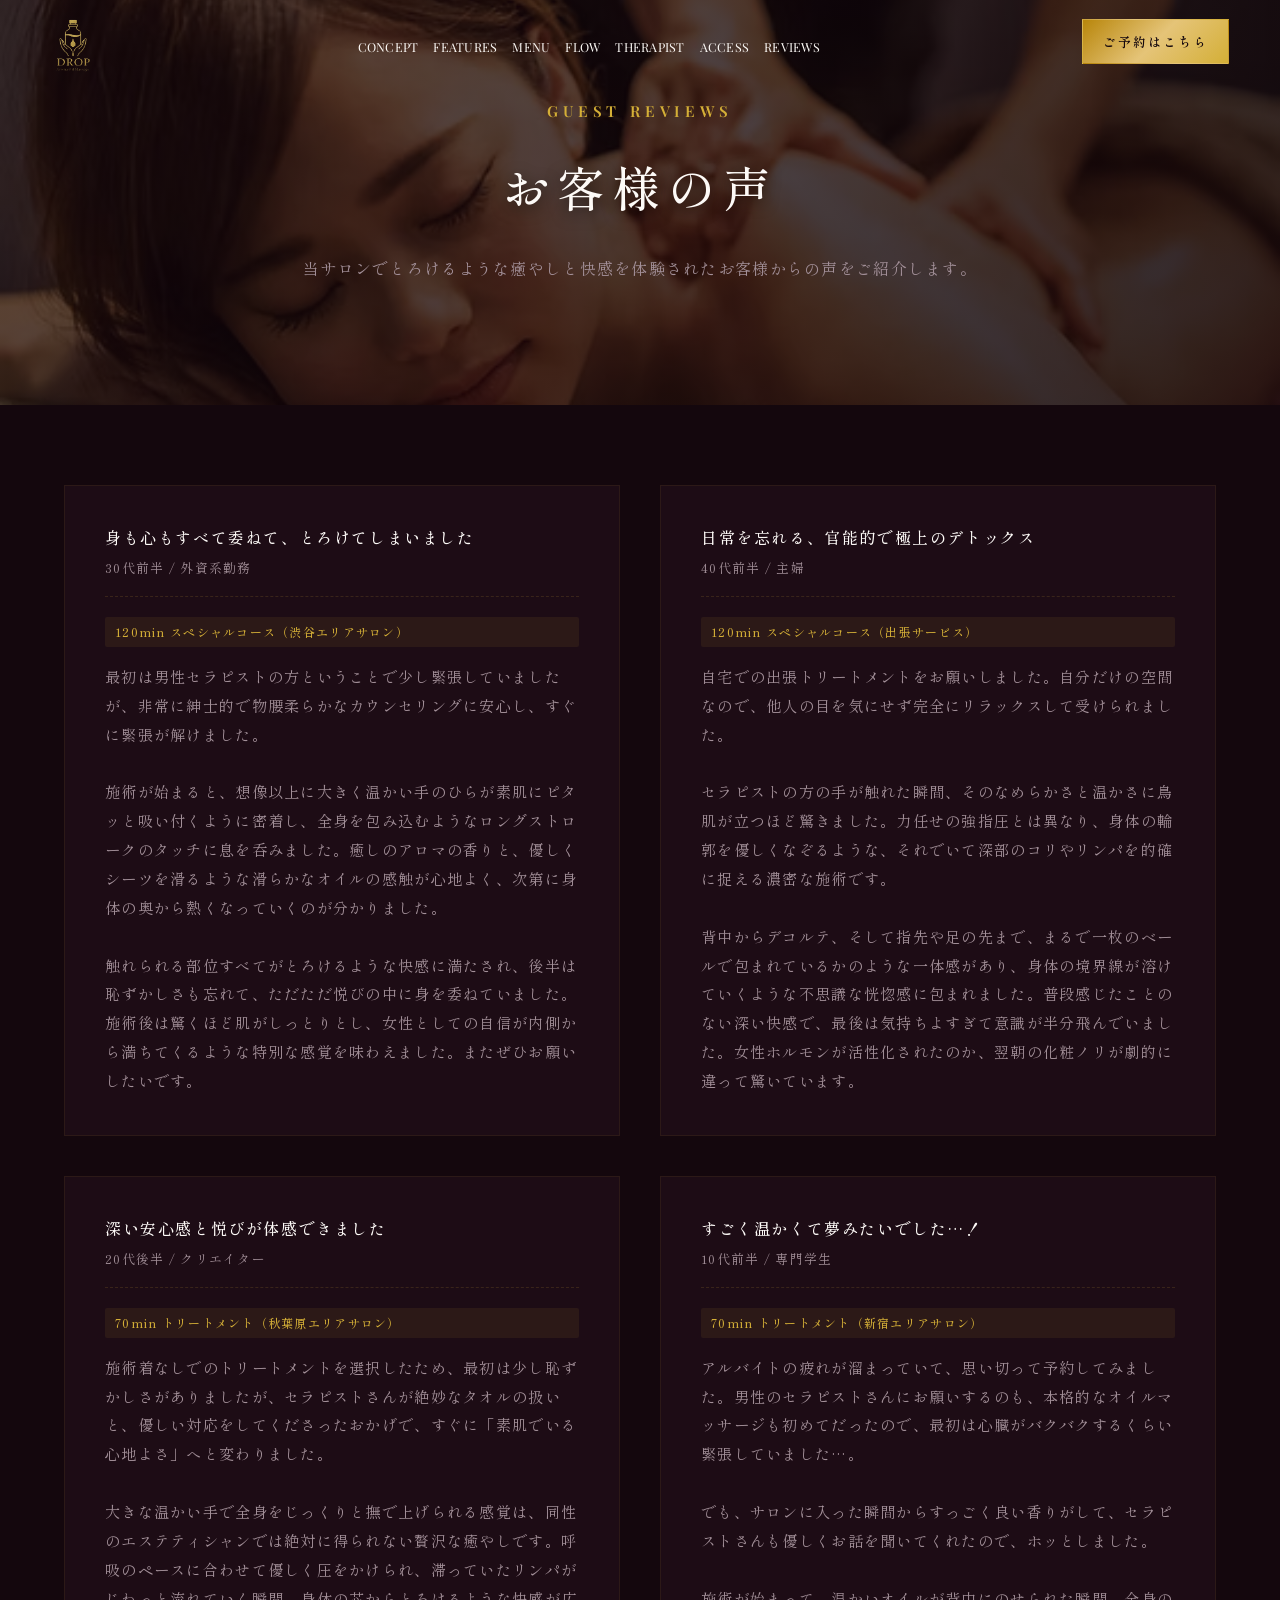
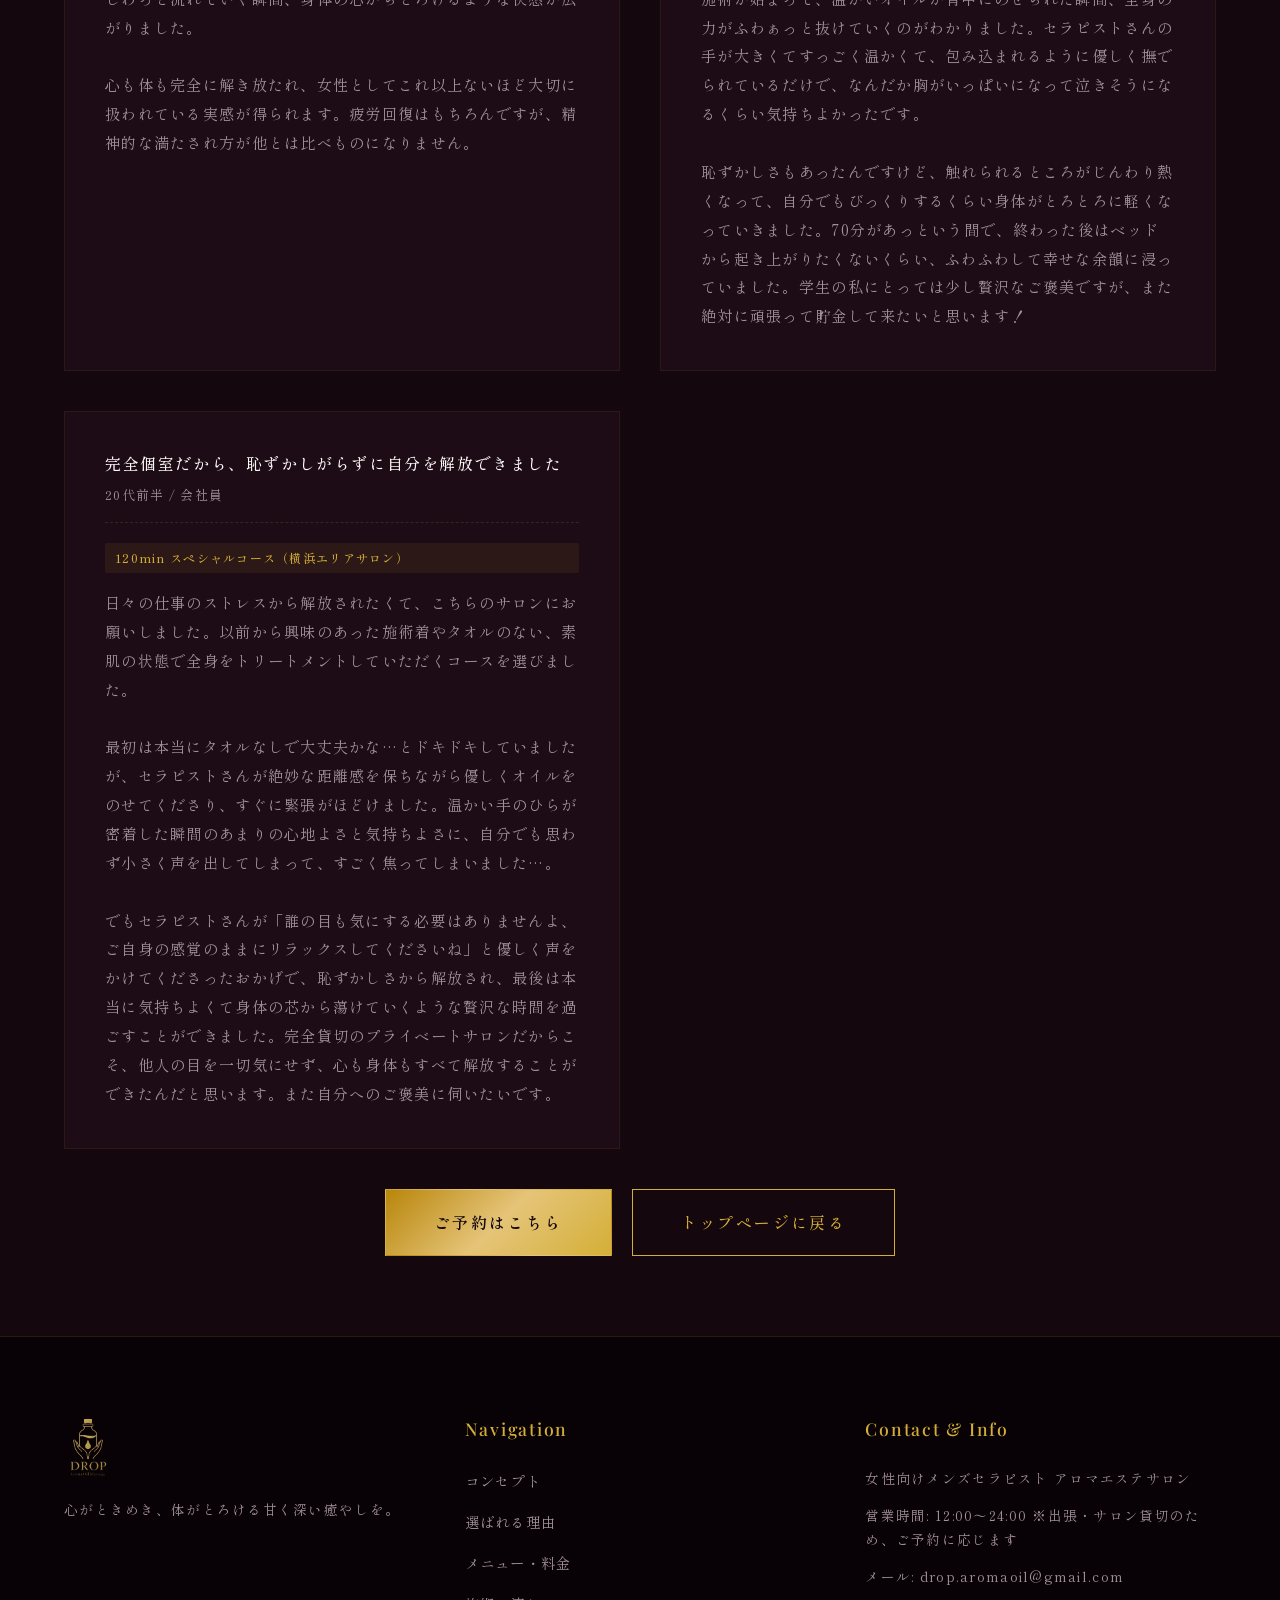
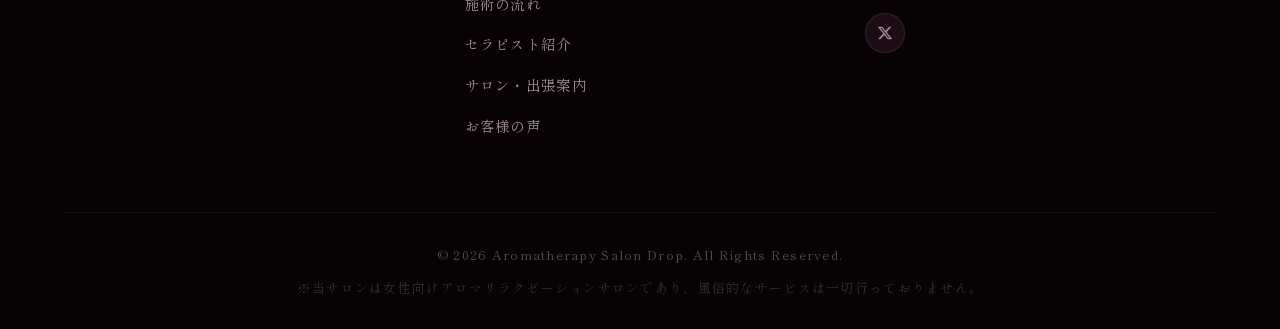
<file: reviews.html>
<!DOCTYPE html>
<html lang="ja">
<head>
    <!-- Google tag (gtag.js) -->
    <script async src="https://www.googletagmanager.com/gtag/js?id=G-9HNF0KSTTR"></script>
    <script>
      window.dataLayer = window.dataLayer || [];
      function gtag(){dataLayer.push(arguments);}
      gtag('js', new Date());

      gtag('config', 'G-9HNF0KSTTR');
    </script>
    
    <meta charset="UTF-8">
    <meta name="viewport" content="width=device-width, initial-scale=1.0">
    <title>お客様の声 | Drop（ドロップ）</title>
    <meta name="description" content="女性向けメンズセラピストサロン『Drop（ドロップ）』をご利用いただいたお客様から寄せられた、悦びと快感に満ちたリアルなレビューをご紹介します。">
    
    <!-- Google Fonts -->
    <link rel="preconnect" href="https://fonts.googleapis.com">
    <link rel="preconnect" href="https://fonts.gstatic.com" crossorigin>
    <link href="https://fonts.googleapis.com/css2?family=Cinzel:wght@400;600;700&family=Noto+Serif+JP:wght@300;400;600;700&family=Playfair+Display:ital,wght@0,400;0,600;1,400&family=Shippori+Mincho:wght@400;500;600;700&display=swap" rel="stylesheet">
    
    <!-- FontAwesome -->
    <link rel="stylesheet" href="https://cdnjs.cloudflare.com/ajax/libs/font-awesome/6.5.1/css/all.min.css">
    
    <!-- Favicon -->
    <link rel="icon" type="image/png" href="images/サロンロゴ2.png">
    
    <!-- Stylesheet -->
    <link rel="stylesheet" href="style.css">
</head>
<body>

    <!-- ヘッダー -->
    <header class="site-header" id="site-header">
        <div class="header-container">
            <a href="index.html" class="header-logo">
                <img src="images/サロンロゴ2.png" alt="Drop Logo" class="logo-img">
            </a>
            
            <nav class="nav-desktop">
                <ul class="nav-list">
                    <li><a href="index.html#concept">Concept</a></li>
                    <li><a href="index.html#features">Features</a></li>
                    <li><a href="index.html#menu">Menu</a></li>
                    <li><a href="index.html#flow">Flow</a></li>
                    <li><a href="index.html#therapist">Therapist</a></li>
                    <li><a href="index.html#access">Access</a></li>
                    <li><a href="reviews.html" class="active">Reviews</a></li>
                </ul>
            </nav>
            
            <div class="header-cta">
                <a href="index.html#reserve" class="btn btn-gold btn-header">ご予約はこちら</a>
            </div>
            
            <!-- スマホ用メニューボタン -->
            <button class="mobile-menu-btn" id="mobile-menu-btn" aria-label="メニューを開く">
                <span class="bar"></span>
                <span class="bar"></span>
                <span class="bar"></span>
            </button>
        </div>
    </header>

    <!-- スマホ用ナビゲーションオーバーレイ -->
    <div class="mobile-nav-overlay" id="mobile-nav-overlay">
        <nav class="nav-mobile">
            <ul>
                <li><a href="index.html#concept">Concept</a></li>
                <li><a href="index.html#features">Features</a></li>
                <li><a href="index.html#menu">Menu</a></li>
                <li><a href="index.html#flow">Flow</a></li>
                <li><a href="index.html#therapist">Therapist</a></li>
                <li><a href="index.html#access">Access</a></li>
                <li><a href="reviews.html">Reviews</a></li>
                <li><a href="index.html#reserve" class="btn btn-gold">ご予約はこちら</a></li>
            </ul>
        </nav>
    </div>

    <!-- レビューページ ヒーローセクション -->
    <section class="hero-section reviews-hero" id="reviews-hero" style="background-image: url('images/施術イメージ2.png'); background-size: cover; background-position: center;">
        <div class="hero-overlay"></div>
        <div class="hero-content fade-in-up">
            <span class="hero-subtitle">Guest Reviews</span>
            <h1 class="hero-title">お客様の声</h1>
            <p class="hero-desc">当サロンでとろけるような癒やしと快感を体験されたお客様からの声をご紹介します。</p>
        </div>
    </section>

    <!-- レビュー一覧セクション -->
    <section class="review-list-section">
        <div class="container">
            <div class="grid grid-2col scroll-fade">
                <!-- レビュー1 -->
                <div class="review-card">
                    <div class="review-meta">
                        <div class="review-user-info">
                            <h4>身も心もすべて委ねて、とろけてしまいました</h4>
                            <span>30代前半 / 外資系勤務</span>
                        </div>
                    </div>
                    <span class="review-course-badge">120min スペシャルコース（渋谷エリアサロン）</span>
                    <p class="review-body">
                        最初は男性セラピストの方ということで少し緊張していましたが、非常に紳士的で物腰柔らかなカウンセリングに安心し、すぐに緊張が解けました。<br><br>
                        施術が始まると、想像以上に大きく温かい手のひらが素肌にピタッと吸い付くように密着し、全身を包み込むようなロングストロークのタッチに息を呑みました。癒しのアロマの香りと、優しくシーツを滑るような滑らかなオイルの感触が心地よく、次第に身体の奥から熱くなっていくのが分かりました。<br><br>
                        触れられる部位すべてがとろけるような快感に満たされ、後半は恥ずかしさも忘れて、ただただ悦びの中に身を委ねていました。施術後は驚くほど肌がしっとりとし、女性としての自信が内側から満ちてくるような特別な感覚を味わえました。またぜひお願いしたいです。
                    </p>
                </div>

                <!-- レビュー2 -->
                <div class="review-card">
                    <div class="review-meta">
                        <div class="review-user-info">
                            <h4>日常を忘れる、官能的で極上のデトックス</h4>
                            <span>40代前半 / 主婦</span>
                        </div>
                    </div>
                    <span class="review-course-badge">120min スペシャルコース（出張サービス）</span>
                    <p class="review-body">
                        自宅での出張トリートメントをお願いしました。自分だけの空間なので、他人の目を気にせず完全にリラックスして受けられました。<br><br>
                        セラピストの方の手が触れた瞬間、そのなめらかさと温かさに鳥肌が立つほど驚きました。力任せの強指圧とは異なり、身体の輪郭を優しくなぞるような、それでいて深部のコリやリンパを的確に捉える濃密な施術です。<br><br>
                        背中からデコルテ、そして指先や足の先まで、まるで一枚のベールで包まれているかのような一体感があり、身体の境界線が溶けていくような不思議な恍惚感に包まれました。普段感じたことのない深い快感で、最後は気持ちよすぎて意識が半分飛んでいました。女性ホルモンが活性化されたのか、翌朝の化粧ノリが劇的に違って驚いています。
                    </p>
                </div>

                <!-- レビュー3 -->
                <div class="review-card">
                    <div class="review-meta">
                        <div class="review-user-info">
                            <h4>深い安心感と悦びが体感できました</h4>
                            <span>20代後半 / クリエイター</span>
                        </div>
                    </div>
                    <span class="review-course-badge">70min トリートメント（秋葉原エリアサロン）</span>
                    <p class="review-body">
                        施術着なしでのトリートメントを選択したため、最初は少し恥ずかしさがありましたが、セラピストさんが絶妙なタオルの扱いと、優しい対応をしてくださったおかげで、すぐに「素肌でいる心地よさ」へと変わりました。<br><br>
                        大きな温かい手で全身をじっくりと撫で上げられる感覚は、同性のエステティシャンでは絶対に得られない贅沢な癒やしです。呼吸のペースに合わせて優しく圧をかけられ、滞っていたリンパがじわっと流れていく瞬間、身体の芯からとろけるような快感が広がりました。<br><br>
                        心も体も完全に解き放たれ、女性としてこれ以上ないほど大切に扱われている実感が得られます。疲労回復はもちろんですが、精神的な満たされ方が他とは比べものになりません。
                    </p>
                </div>

                <!-- レビュー4 -->
                <div class="review-card">
                    <div class="review-meta">
                        <div class="review-user-info">
                            <h4>すごく温かくて夢みたいでした…！</h4>
                            <span>10代前半 / 専門学生</span>
                        </div>
                    </div>
                    <span class="review-course-badge">70min トリートメント（新宿エリアサロン）</span>
                    <p class="review-body">
                        アルバイトの疲れが溜まっていて、思い切って予約してみました。男性のセラピストさんにお願いするのも、本格的なオイルマッサージも初めてだったので、最初は心臓がバクバクするくらい緊張していました…。<br><br>
                        でも、サロンに入った瞬間からすっごく良い香りがして、セラピストさんも優しくお話を聞いてくれたので、ホッとしました。<br><br>
                        施術が始まって、温かいオイルが背中にのせられた瞬間、全身の力がふわぁっと抜けていくのがわかりました。セラピストさんの手が大きくてすっごく温かくて、包み込まれるように優しく撫でられているだけで、なんだか胸がいっぱいになって泣きそうになるくらい気持ちよかったです。<br><br>
                        恥ずかしさもあったんですけど、触れられるところがじんわり熱くなって、自分でもびっくりするくらい身体がとろとろに軽くなっていきました。70分があっという間で、終わった後はベッドから起き上がりたくないくらい、ふわふわして幸せな余韻に浸っていました。学生の私にとっては少し贅沢なご褒美ですが、また絶対に頑張って貯金して来たいと思います！
                    </p>
                </div>

                <!-- レビュー5 (新規追加) -->
                <div class="review-card">
                    <div class="review-meta">
                        <div class="review-user-info">
                            <h4>完全個室だから、恥ずかしがらずに自分を解放できました</h4>
                            <span>20代前半 / 会社員</span>
                        </div>
                    </div>
                    <span class="review-course-badge">120min スペシャルコース（横浜エリアサロン）</span>
                    <p class="review-body">
                        日々の仕事のストレスから解放されたくて、こちらのサロンにお願いしました。以前から興味のあった施術着やタオルのない、素肌の状態で全身をトリートメントしていただくコースを選びました。<br><br>
                        最初は本当にタオルなしで大丈夫かな…とドキドキしていましたが、セラピストさんが絶妙な距離感を保ちながら優しくオイルをのせてくださり、すぐに緊張がほどけました。温かい手のひらが密着した瞬間のあまりの心地よさと気持ちよさに、自分でも思わず小さく声を出してしまって、すごく焦ってしまいました…。<br><br>
                        でもセラピストさんが「誰の目も気にする必要はありませんよ、ご自身の感覚のままにリラックスしてくださいね」と優しく声をかけてくださったおかげで、恥ずかしさから解放され、最後は本当に気持ちよくて身体の芯から蕩けていくような贅沢な時間を過ごすことができました。完全貸切のプライベートサロンだからこそ、他人の目を一切気にせず、心も身体もすべて解放することができたんだと思います。また自分へのご褒美に伺いたいです。
                    </p>
                </div>
            </div>

            <!-- アクションボタン -->
            <div class="text-center mt-4 scroll-fade" style="display: flex; gap: 20px; justify-content: center; flex-wrap: wrap;">
                <a href="index.html#reserve" class="btn btn-gold btn-large">ご予約はこちら</a>
                <a href="index.html" class="btn btn-outline btn-large">トップページに戻る</a>
            </div>
        </div>
    </section>

    <!-- フッター -->
    <footer class="site-footer">
        <div class="container">
            <div class="footer-top grid grid-3col">
                <div class="footer-brand">
                    <img src="images/サロンロゴ2.png" alt="Drop Logo" class="footer-logo-img">
                    <p class="footer-slogan">心がときめき、体がとろける甘く深い癒やしを。</p>
                </div>
                <div class="footer-links">
                    <h4>Navigation</h4>
                    <ul>
                        <li><a href="index.html#concept">コンセプト</a></li>
                        <li><a href="index.html#features">選ばれる理由</a></li>
                        <li><a href="index.html#menu">メニュー・料金</a></li>
                        <li><a href="index.html#flow">施術の流れ</a></li>
                        <li><a href="index.html#therapist">セラピスト紹介</a></li>
                        <li><a href="index.html#access">サロン・出張案内</a></li>
                        <li><a href="reviews.html">お客様の声</a></li>
                    </ul>
                </div>
                <div class="footer-contact">
                    <h4>Contact & Info</h4>
                    <p>女性向けメンズセラピスト アロマエステサロン</p>
                    <p>営業時間: 12:00～24:00 ※出張・サロン貸切のため、ご予約に応じます</p>
                    <p>メール: drop.aromaoil@gmail.com</p>
                    <div class="footer-social">
                        <a href="https://x.com/dropmassage" target="_blank" rel="noopener noreferrer" aria-label="X (Twitter)"><i class="fa-brands fa-x-twitter"></i></a>
                    </div>
                </div>
            </div>
            
            <div class="footer-bottom text-center">
                <p>&copy; 2026 Aromatherapy Salon Drop. All Rights Reserved.</p>
                <p class="disclaimer">※当サロンは女性向けアロマリラクゼーションサロンであり、風俗的なサービスは一切行っておりません。</p>
            </div>
        </div>
    </footer>

    <!-- トップに戻るボタン -->
    <a href="#" class="back-to-top" id="back-to-top" aria-label="ページトップへ戻る">
        <i class="fa-solid fa-chevron-up"></i>
    </a>

    <!-- Scripts -->
    <script src="main.js"></script>
</body>
</html>
</file>
<file: style.css>
/* ==========================================================================
   Design System & Variable Definition
   ========================================================================== */
:root {
    /* Color Palette - Deep Velvet & Gold */
    --color-bg: #14070d;         /* 極めて深いベルベット・ワインレッド */
    --color-bg-darker: #0d0308;  /* さらに暗いミステリアスなブラックパープル */
    --color-bg-card: #1d0c15;    /* カード用の暗い紫褐色 */
    --color-primary: #d4af37;    /* クラシックゴールド */
    --color-primary-rgb: 212, 175, 55;
    --color-primary-hover: #e5c478; /* ライトゴールド */
    --color-text: #fdfaf7;       /* 柔らかいアイボリー */
    --color-text-muted: #a39099; /* モーヴグレー（少し紫を帯びた上品なグレー） */
    --color-gold-gradient: linear-gradient(135deg, #b8860b 0%, #e5c478 50%, #d4af37 100%);
    --color-dark-gradient: linear-gradient(180deg, rgba(20,7,13,0.85) 0%, rgba(13,3,8,0.98) 100%);
    
    /* Fonts */
    --font-ja: 'Shippori Mincho', 'Noto Serif JP', '游明朝', YuMincho, serif;
    --font-en: 'Playfair Display', 'Cinzel', serif;
    
    /* Layout */
    --transition-smooth: all 0.6s cubic-bezier(0.25, 1, 0.5, 1);
    --transition-fast: all 0.3s ease;
}

/* ==========================================================================
   Base Style
   ========================================================================== */
* {
    box-sizing: border-box;
    margin: 0;
    padding: 0;
}

html {
    scroll-behavior: smooth;
    font-size: 16px;
}

body {
    background-color: var(--color-bg);
    color: var(--color-text);
    font-family: var(--font-ja);
    line-height: 1.8;
    letter-spacing: 0.08em;
    overflow-x: hidden;
    -webkit-font-smoothing: antialiased;
}

/* Typography */
h1, h2, h3, h4, h5, h6 {
    font-weight: 500;
    line-height: 1.4;
    letter-spacing: 0.1em;
}

a {
    color: var(--color-text);
    text-decoration: none;
    transition: var(--transition-fast);
}

a:hover {
    color: var(--color-primary);
}

ul {
    list-style: none;
}

img {
    max-width: 100%;
    height: auto;
    display: block;
}

/* Line Break Helpers */
.nobr {
    display: inline-block;
    word-break: keep-all;
    overflow-wrap: anywhere;
}

.pc-only {
    display: inline;
}

.mobile-only {
    display: none;
}

/* Scrollbar Customization */
::-webkit-scrollbar {
    width: 8px;
}
::-webkit-scrollbar-track {
    background: var(--color-bg-darker);
}
::-webkit-scrollbar-thumb {
    background: #331524;
    border-radius: 4px;
}
::-webkit-scrollbar-thumb:hover {
    background: var(--color-primary);
}

/* ==========================================================================
   Layout Helpers & Grid System
   ========================================================================== */
.container {
    width: 90%;
    max-width: 1200px;
    margin: 0 auto;
}

.section-padding {
    padding: 100px 0;
}

.bg-darker {
    background-color: var(--color-bg-darker);
}

.grid {
    display: grid;
    gap: 40px;
}

.grid-2col {
    grid-template-columns: repeat(2, 1fr);
}

.grid-3col {
    grid-template-columns: repeat(3, 1fr);
}

.text-center {
    text-align: center;
}

.mt-4 {
    margin-top: 40px;
}

.text-white {
    color: var(--color-text) !important;
}

.text-muted {
    color: var(--color-text-muted) !important;
}

.text-small {
    font-size: 0.85rem;
}

.text-important {
    color: var(--color-primary);
    font-weight: 600;
}

/* ==========================================================================
   Buttons
   ========================================================================== */
.btn {
    display: inline-block;
    padding: 14px 36px;
    font-family: var(--font-ja);
    font-size: 0.9rem;
    letter-spacing: 0.15em;
    font-weight: 500;
    text-align: center;
    border-radius: 0;
    cursor: pointer;
    transition: var(--transition-smooth);
    border: 1px solid transparent;
    position: relative;
    z-index: 1;
    overflow: hidden;
}

.btn-gold {
    background: var(--color-gold-gradient);
    color: #14070d;
    font-weight: 600;
}

.btn-gold::before {
    content: '';
    position: absolute;
    top: 0;
    left: -100%;
    width: 100%;
    height: 100%;
    background: linear-gradient(90deg, transparent, rgba(255, 255, 255, 0.4), transparent);
    transition: 0.5s;
    z-index: -1;
}

.btn-gold:hover::before {
    left: 100%;
}

.btn-gold:hover {
    box-shadow: 0 0 20px rgba(var(--color-primary-rgb), 0.4);
    transform: translateY(-2px);
}

.btn-outline {
    border: 1px solid var(--color-primary);
    background: transparent;
    color: var(--color-primary);
}

.btn-outline:hover {
    background: var(--color-gold-gradient);
    color: #14070d;
    box-shadow: 0 0 15px rgba(var(--color-primary-rgb), 0.3);
    transform: translateY(-2px);
}

.btn-large {
    padding: 18px 48px;
    font-size: 1rem;
}

/* ==========================================================================
   Header Style
   ========================================================================== */
.site-header {
    position: fixed;
    top: 0;
    left: 0;
    width: 100%;
    z-index: 1000;
    background: transparent; /* スクロール前は完全に透明化 */
    border-bottom: 1px solid transparent; /* スクロール前は線も非表示 */
    transition: var(--transition-smooth); /* 滑らかなトランジション */
}

.site-header.scrolled {
    padding: 5px 0;
    background: rgba(13, 3, 8, 0.96); /* スクロール後は深みのあるワインブラック */
    backdrop-filter: blur(12px);
    -webkit-backdrop-filter: blur(12px);
    border-bottom: 1px solid rgba(212, 175, 55, 0.25); /* スクロール後に上品なゴールド線を出す */
    box-shadow: 0 5px 25px rgba(0,0,0,0.5);
}

.header-container {
    display: flex;
    justify-content: space-between;
    align-items: center;
    width: 92%;
    max-width: 1300px;
    margin: 0 auto;
    height: 90px;
    flex-wrap: nowrap;
    transition: var(--transition-fast);
}

.site-header.scrolled .header-container {
    height: 75px;
}

.header-logo {
    display: flex;
    align-items: center;
    flex-shrink: 0;
}

.header-logo .logo-img {
    height: 55px;
    width: auto;
    object-fit: contain;
    transition: var(--transition-fast);
}

.site-header.scrolled .logo-img {
    height: 48px;
}

.nav-desktop {
    margin: 0 15px;
}

.nav-desktop .nav-list {
    display: flex;
    gap: 15px;
}

.nav-desktop .nav-list a {
    font-family: var(--font-en);
    font-size: 0.78rem;
    letter-spacing: 0.02em;
    text-transform: uppercase;
    position: relative;
    padding: 10px 0;
    white-space: nowrap;
}

.nav-desktop .nav-list a::after {
    content: '';
    position: absolute;
    bottom: 0;
    left: 0;
    width: 0;
    height: 1px;
    background-color: var(--color-primary);
    transition: var(--transition-fast);
}

.nav-desktop .nav-list a:hover::after {
    width: 100%;
}

.header-cta {
    flex-shrink: 0;
}

.btn-header {
    padding: 10px 20px;
    font-size: 0.8rem;
    white-space: nowrap;
}

/* Hamburger Button */
.mobile-menu-btn {
    display: none;
    background: none;
    border: none;
    cursor: pointer;
    z-index: 1001;
}

.mobile-menu-btn .bar {
    display: block;
    width: 25px;
    height: 2px;
    margin: 6px auto;
    background-color: var(--color-text);
    transition: var(--transition-fast);
}

/* ==========================================================================
   Mobile Nav Overlay
   ========================================================================== */
.mobile-nav-overlay {
    position: fixed;
    top: 0;
    left: 100%;
    width: 100%;
    height: 100vh;
    background: rgba(13, 3, 8, 0.98);
    z-index: 999;
    display: flex;
    justify-content: center;
    align-items: center;
    transition: var(--transition-smooth);
}

.mobile-nav-overlay.open {
    left: 0;
}

.nav-mobile ul {
    text-align: center;
    width: 100%;
    padding: 0 30px;
}

.nav-mobile ul li {
    margin: 25px 0;
}

.nav-mobile ul li a {
    font-family: var(--font-ja);
    font-size: 1.15rem;
    letter-spacing: 0.05em;
    white-space: nowrap;
    display: inline-block;
}

.nav-mobile .btn {
    padding: 12px 24px;
    font-size: 0.85rem;
    white-space: nowrap;
}

/* Hamburger active transformation */
.mobile-menu-btn.active .bar:nth-child(1) {
    transform: translateY(8px) rotate(45deg);
}

.mobile-menu-btn.active .bar:nth-child(2) {
    opacity: 0;
}

.mobile-menu-btn.active .bar:nth-child(3) {
    transform: translateY(-8px) rotate(-45deg);
}

/* ==========================================================================
   Hero Section
   ========================================================================== */
.hero-section {
    position: relative;
    height: 100vh;
    width: 100%;
    display: flex;
    justify-content: center;
    align-items: center;
    text-align: center;
    overflow: hidden;
    padding-top: 90px; /* 固定ヘッダーの下に文字が潜り込まないようにクリアランスを確保 */
    padding-bottom: 90px; /* スクロール矢印との被りを防ぐためのクリアランス */
}

.hero-slideshow {
    position: absolute;
    top: 0;
    left: 0;
    width: 100%;
    height: 100%;
    z-index: 0;
}

.hero-slideshow .slide {
    position: absolute;
    top: 0;
    left: 0;
    width: 100%;
    height: 100%;
    background-size: cover;
    background-position: center;
    opacity: 0;
    z-index: 1;
    transform: scale(1.05);
    transition: opacity 2s ease-in-out, transform 10s ease;
}

.hero-slideshow .slide.active {
    opacity: 0.65; /* 背景画像を綺麗に表示させるために不透明度をアップ */
    z-index: 2;
    transform: scale(1);
}

.hero-overlay {
    position: absolute;
    top: 0;
    left: 0;
    width: 100%;
    height: 100%;
    /* ワインレッドの透過度を下げて、画像が美しく浮かび上がるように調整 */
    background: linear-gradient(135deg, rgba(20, 7, 13, 0.65) 0%, rgba(13, 3, 8, 0.85) 100%);
    z-index: 3;
}

.hero-content {
    position: relative;
    z-index: 4;
    width: 100%; /* 明示的に幅100%を指定し、flexコンテナ内での縮小崩れを防ぐ */
    max-width: 800px;
    padding: 0 20px;
    margin-top: 20px;
}

.hero-subtitle {
    font-family: var(--font-en);
    font-size: 0.95rem;
    letter-spacing: 0.3rem;
    color: var(--color-primary);
    text-transform: uppercase;
    display: inline-block;
    margin-bottom: 25px;
    font-weight: 600;
}

.hero-title {
    font-size: 3rem;
    font-weight: 500;
    letter-spacing: 0.15em;
    margin-bottom: 30px;
    color: var(--color-text);
    line-height: 1.5;
    text-shadow: 0 4px 15px rgba(0, 0, 0, 0.6);
}

.hero-desc {
    font-size: 1rem;
    color: var(--color-text-muted);
    margin-bottom: 45px;
    line-height: 2;
    overflow-wrap: break-word;
    word-break: normal;
}

.hero-buttons {
    display: flex;
    gap: 20px;
    justify-content: center;
}

/* Scroll Down Indicator */
.scroll-indicator {
    position: absolute;
    bottom: 30px;
    left: 50%;
    transform: translateX(-50%);
    z-index: 4;
    display: flex;
    flex-direction: column;
    align-items: center;
    opacity: 0.8;
    transition: var(--transition-smooth);
}

.scroll-indicator span {
    font-family: var(--font-en);
    font-size: 0.75rem;
    letter-spacing: 0.25em;
    color: var(--color-text-muted);
    margin-bottom: 10px;
}

.scroll-indicator .mouse {
    width: 20px;
    height: 35px;
    border: 1px solid var(--color-text-muted);
    border-radius: 15px;
    position: relative;
}

.scroll-indicator .wheel {
    width: 2px;
    height: 8px;
    background-color: var(--color-primary);
    border-radius: 1px;
    position: absolute;
    top: 6px;
    left: 50%;
    transform: translateX(-50%);
    animation: scroll-wheel-anim 1.8s infinite;
}

@keyframes scroll-wheel-anim {
    0% {
        top: 6px;
        opacity: 0;
    }
    30% {
        opacity: 1;
    }
    100% {
        top: 18px;
        opacity: 0;
    }
}

/* ==========================================================================
   Section Common Design
   ========================================================================== */
.section-title-wrap {
    margin-bottom: 70px;
}

.section-subtitle {
    font-family: var(--font-en);
    font-size: 0.9rem;
    letter-spacing: 0.25rem;
    color: var(--color-primary);
    text-transform: uppercase;
    display: block;
    margin-bottom: 15px;
    font-weight: 600;
}

.section-title {
    font-size: 2rem;
    font-weight: 500;
    letter-spacing: 0.12em;
    color: var(--color-text);
}

.section-title-desc {
    color: var(--color-text-muted);
    font-size: 0.95rem;
    margin-top: 15px;
}

.title-line {
    width: 50px;
    height: 1px;
    background-color: var(--color-primary);
    margin: 25px auto 0;
}

/* ==========================================================================
   Concept Section
   ========================================================================== */
.concept-row {
    align-items: center;
}

.concept-text .concept-h3 {
    font-size: 1.45rem;
    color: var(--color-primary);
    margin-bottom: 25px;
    line-height: 1.5;
}

.concept-list {
    margin: 30px 0;
}

.concept-list li {
    position: relative;
    padding-left: 30px;
    margin-bottom: 20px;
    font-size: 0.95rem;
}

.concept-list li i {
    position: absolute;
    left: 0;
    top: 4px;
    color: var(--color-primary);
    font-size: 1.1rem;
}

.image-mask {
    position: relative;
    overflow: hidden;
    border-radius: 4px;
    box-shadow: 0 15px 40px rgba(0, 0, 0, 0.7);
    border: 1px solid rgba(212, 175, 55, 0.1);
}

.image-mask img {
    width: 100%;
    height: 100%;
    object-fit: cover;
    transition: var(--transition-smooth);
}

.image-mask:hover img {
    transform: scale(1.04);
}

/* ==========================================================================
   Features Section
   ========================================================================== */
.feature-card {
    background-color: var(--color-bg-card);
    border: 1px solid rgba(212, 175, 55, 0.06);
    transition: var(--transition-smooth);
    display: flex;
    flex-direction: column;
}

.feature-card:hover {
    transform: translateY(-8px);
    border-color: rgba(212, 175, 55, 0.25);
    box-shadow: 0 15px 35px rgba(0,0,0,0.6);
}

.feature-img-wrapper {
    height: 250px;
    overflow: hidden;
    position: relative;
}

.feature-img-wrapper::after {
    content: '';
    position: absolute;
    top: 0;
    left: 0;
    width: 100%;
    height: 100%;
    background: linear-gradient(180deg, transparent 50%, var(--color-bg-card) 100%);
}

.feature-img {
    width: 100%;
    height: 100%;
    object-fit: cover;
    transition: var(--transition-smooth);
}

.feature-card:hover .feature-img {
    transform: scale(1.05);
}

.feature-content {
    padding: 35px 30px;
    position: relative;
    flex-grow: 1;
}

.feature-num {
    font-family: var(--font-en);
    font-size: 3rem;
    font-weight: 700;
    color: rgba(212, 175, 55, 0.05);
    position: absolute;
    top: 10px;
    right: 30px;
    line-height: 1;
}

.feature-card:hover .feature-num {
    color: rgba(212, 175, 55, 0.12);
}

.feature-h3 {
    font-size: 1.2rem;
    color: var(--color-primary);
    margin-bottom: 20px;
}

.feature-content p {
    font-size: 0.9rem;
    color: var(--color-text-muted);
    line-height: 1.8;
}

/* ==========================================================================
   Menu Section
   ========================================================================== */
.menu-container {
    max-width: 900px;
    margin: 0 auto;
}

.menu-item {
    background-color: var(--color-bg-card);
    border: 1px solid rgba(212, 175, 55, 0.05);
    padding: 40px;
    margin-bottom: 30px;
    position: relative;
    transition: var(--transition-smooth);
}

.menu-item:hover {
    border-color: rgba(212, 175, 55, 0.2);
    box-shadow: 0 10px 30px rgba(0,0,0,0.4);
}

.menu-item-header {
    display: flex;
    justify-content: space-between;
    align-items: baseline;
    border-bottom: 1px dashed rgba(212, 175, 55, 0.25);
    padding-bottom: 15px;
    margin-bottom: 20px;
}

.menu-item-name {
    font-size: 1.3rem;
    color: var(--color-text);
}

.menu-item-price {
    font-family: var(--font-en);
    font-size: 1.45rem;
    color: var(--color-primary);
    font-weight: 600;
}

.menu-item-desc {
    font-size: 0.9rem;
    color: var(--color-text-muted);
    line-height: 1.8;
}

/* Featured Menu Styling */
.menu-item.featured {
    border: 1px solid rgba(212, 175, 55, 0.45);
    background: linear-gradient(135deg, #1d0c15 0%, #26111d 100%);
    box-shadow: 0 15px 35px rgba(0, 0, 0, 0.5);
}

.menu-item.featured .menu-item-name {
    color: var(--color-primary);
}

.featured-badge {
    position: absolute;
    top: -12px;
    left: 40px;
    background: var(--color-gold-gradient);
    color: #14070d;
    font-family: var(--font-en);
    font-size: 0.7rem;
    font-weight: 700;
    padding: 3px 12px;
    letter-spacing: 0.15em;
}

.menu-notes {
    max-width: 900px;
    margin: 40px auto 0;
    padding-left: 20px;
}

.menu-notes p {
    font-size: 0.85rem;
    color: var(--color-text-muted);
    margin-bottom: 10px;
    display: flex;
    align-items: center;
    gap: 8px;
}

.menu-notes p i {
    color: var(--color-primary);
    font-size: 0.9rem;
}

/* ==========================================================================
   Flow Section
   ========================================================================== */
.flow-steps {
    max-width: 800px;
    margin: 0 auto;
    position: relative;
}

/* 縦のライン */
.flow-steps::before {
    content: '';
    position: absolute;
    top: 0;
    bottom: 0;
    left: 45px;
    width: 1px;
    background: linear-gradient(180deg, var(--color-primary) 0%, rgba(212,175,55,0) 100%);
}

.flow-step {
    display: flex;
    gap: 40px;
    margin-bottom: 60px;
    position: relative;
}

.flow-step:last-child {
    margin-bottom: 0;
}

.flow-step-number {
    font-family: var(--font-en);
    font-size: 1rem;
    font-weight: 700;
    color: #14070d;
    background: var(--color-gold-gradient);
    width: 90px;
    height: 90px;
    border-radius: 50%;
    display: flex;
    justify-content: center;
    align-items: center;
    flex-shrink: 0;
    box-shadow: 0 0 15px rgba(var(--color-primary-rgb), 0.3);
    z-index: 2;
    border: 4px solid var(--color-bg-darker);
}

.flow-step-content {
    background-color: var(--color-bg-card);
    padding: 30px 40px;
    border: 1px solid rgba(212, 175, 55, 0.05);
    flex-grow: 1;
}

.flow-step-h3 {
    font-size: 1.15rem;
    color: var(--color-primary);
    margin-bottom: 15px;
}

.flow-step-content p {
    font-size: 0.9rem;
    color: var(--color-text-muted);
    line-height: 1.8;
}

/* ==========================================================================
   Therapist Section
   ========================================================================== */
.therapist-profile-wrap {
    align-items: center;
    gap: 60px;
}

.therapist-info .therapist-title {
    font-family: var(--font-en);
    font-size: 0.9rem;
    letter-spacing: 0.2em;
    color: var(--color-primary);
    display: block;
    margin-bottom: 10px;
}

.therapist-info .therapist-name {
    font-size: 1.8rem;
    margin-bottom: 5px;
}

.therapist-info .therapist-age {
    color: var(--color-text-muted);
    font-size: 0.9rem;
    margin-bottom: 30px;
}

.therapist-desc p {
    margin-bottom: 20px;
    font-size: 0.95rem;
}

/* ==========================================================================
   Access & Salon Section
   ========================================================================== */
.access-content {
    gap: 60px;
}

.access-info .access-h3 {
    font-size: 1.3rem;
    color: var(--color-primary);
    margin-bottom: 25px;
    display: flex;
    align-items: center;
    gap: 12px;
}

.access-info .access-h3 i {
    font-size: 1.1rem;
}

.access-info p {
    font-size: 0.95rem;
    margin-bottom: 20px;
}

.access-info.border-left {
    border-left: 1px solid rgba(212, 175, 55, 0.15);
    padding-left: 60px;
}

.area-list {
    margin: 25px 0;
}

.area-list li {
    font-size: 0.95rem;
    margin-bottom: 10px;
    color: var(--color-text);
}

.area-list li strong {
    color: var(--color-text);
}

/* ==========================================================================
   Reserve Section & Form
   ========================================================================== */
.reserve-container {
    max-width: 900px;
    margin: 0 auto;
}

.reserve-form {
    background-color: var(--color-bg-card);
    border: 1px solid rgba(212, 175, 55, 0.1);
    padding: 60px;
    box-shadow: 0 20px 50px rgba(0,0,0,0.5);
    margin-bottom: 50px;
}

.form-row {
    margin-bottom: 25px;
}

.form-group {
    display: flex;
    flex-direction: column;
    gap: 8px;
    margin-bottom: 25px;
}

.form-group label {
    font-size: 0.85rem;
    font-weight: 600;
    color: var(--color-primary);
    letter-spacing: 0.05em;
}

.form-group label.required::after {
    content: ' *';
    color: #e57373;
}

.form-group input[type="text"],
.form-group input[type="email"],
.form-group input[type="number"],
.form-group input[type="date"],
.form-group select,
.form-group textarea {
    background-color: #12060d;
    border: 1px solid rgba(212, 175, 55, 0.25);
    color: var(--color-text);
    padding: 14px 18px;
    font-family: var(--font-ja);
    font-size: 0.95rem;
    border-radius: 0;
    transition: var(--transition-fast);
    outline: none;
    width: 100%;
}

/* 年齢入力のスピンボタン（上下矢印）を完全に非表示にする */
#age::-webkit-outer-spin-button,
#age::-webkit-inner-spin-button {
    -webkit-appearance: none;
    margin: 0;
}
#age {
    -moz-appearance: textfield;
}

.form-group input:focus,
.form-group select:focus,
.form-group textarea:focus {
    border-color: var(--color-primary);
    box-shadow: 0 0 10px rgba(var(--color-primary-rgb), 0.15);
}

/* Booking Datetime Custom layout */
.booking-datetime-container {
    display: grid;
    grid-template-columns: repeat(3, 1fr);
    gap: 25px;
    margin-bottom: 25px;
}

.booking-datetime-group {
    display: flex;
    flex-direction: column;
    gap: 8px;
}

.datetime-inputs {
    display: flex;
    gap: 8px;
    width: 100%;
}

.datetime-inputs input[type="date"],
.datetime-inputs select {
    flex: 1 1 0;
    width: 0;
    min-width: 0;
    background-color: #12060d;
    border: 1px solid rgba(212, 175, 55, 0.25);
    color: var(--color-text);
    padding: 14px 10px;
    font-family: var(--font-ja);
    font-size: 0.9rem;
    outline: none;
}

/* 
  日付ボックスのどこを押してもカレンダーが開くようにする修正
  カレンダーピッカーの起動インジケーター（アイコン）の領域を全体に広げて透明化
*/
.datetime-inputs input[type="date"] {
    position: relative;
    cursor: pointer;
}

.datetime-inputs input[type="date"]::-webkit-calendar-picker-indicator {
    position: absolute;
    top: 0;
    left: 0;
    width: 100%;
    height: 100%;
    opacity: 0;
    cursor: pointer;
    z-index: 10;
}

.form-note {
    font-size: 0.8rem;
    color: var(--color-text-muted);
    margin-top: -15px;
    margin-bottom: 25px;
}

.form-footer-desc {
    font-size: 0.85rem;
    color: var(--color-text-muted);
    margin-top: 30px;
    line-height: 1.8;
}

.btn-submit {
    min-width: 280px;
}

.form-status {
    padding: 15px;
    margin-bottom: 25px;
    text-align: center;
    display: none;
}

.form-status.success {
    display: block;
    background-color: rgba(76, 175, 80, 0.1);
    color: #81c784;
    border: 1px solid rgba(76, 175, 80, 0.3);
}

.form-status.error {
    display: block;
    background-color: rgba(229, 115, 115, 0.1);
    color: #e57373;
    border: 1px solid rgba(229, 115, 115, 0.3);
}

/* Direct Contact Section */
.direct-contact {
    margin-top: 60px;
    gap: 30px;
}

.contact-box {
    background-color: var(--color-bg-card);
    border: 1px solid rgba(212, 175, 55, 0.05);
    padding: 30px;
    transition: var(--transition-fast);
}

.contact-box:hover {
    border-color: rgba(212, 175, 55, 0.2);
}

.contact-icon {
    font-size: 2.2rem;
    color: var(--color-primary);
    margin-bottom: 15px;
}

.contact-box h4 {
    font-family: var(--font-en);
    font-size: 1.1rem;
    margin-bottom: 10px;
    letter-spacing: 0.1em;
}

.contact-box p {
    font-size: 0.95rem;
}

.contact-box a {
    color: var(--color-primary);
    font-weight: 500;
}

.contact-box a:hover {
    text-decoration: underline;
}

/* ==========================================================================
   Footer Style
   ========================================================================== */
.site-footer {
    background-color: #080105;
    border-top: 1px solid rgba(212, 175, 55, 0.15);
    padding: 80px 0 30px;
}

.footer-top {
    gap: 50px;
    padding-bottom: 60px;
    border-bottom: 1px solid rgba(255, 255, 255, 0.05);
}

.footer-logo-img {
    height: 60px;
    width: auto;
    object-fit: contain;
    margin-bottom: 20px;
}

.footer-slogan {
    font-size: 0.85rem;
    color: var(--color-text-muted);
}

.footer-links h4,
.footer-contact h4 {
    font-family: var(--font-en);
    color: var(--color-primary);
    font-size: 1.1rem;
    margin-bottom: 25px;
    letter-spacing: 0.1em;
}

.footer-links ul li {
    margin-bottom: 12px;
}

.footer-links ul li a {
    font-size: 0.9rem;
    color: var(--color-text-muted);
}

.footer-links ul li a:hover {
    color: var(--color-primary);
    padding-left: 5px;
}

.footer-contact p {
    font-size: 0.85rem;
    color: var(--color-text-muted);
    margin-bottom: 12px;
}

.footer-social {
    display: flex;
    gap: 15px;
    margin-top: 25px;
}

.footer-social a {
    width: 40px;
    height: 40px;
    background-color: var(--color-bg-card);
    border: 1px solid rgba(212, 175, 55, 0.15);
    border-radius: 50%;
    display: flex;
    justify-content: center;
    align-items: center;
    color: var(--color-text-muted);
}

.footer-social a:hover {
    color: #14070d;
    background: var(--color-gold-gradient);
    box-shadow: 0 0 10px rgba(var(--color-primary-rgb), 0.3);
}

.footer-bottom {
    padding-top: 30px;
}

.footer-bottom p {
    font-size: 0.8rem;
    color: rgba(255, 255, 255, 0.3);
}

.footer-bottom .disclaimer {
    margin-top: 10px;
    color: rgba(255, 255, 255, 0.18);
}

/* ==========================================================================
   Interactive UI Elements
   ========================================================================== */
/* Back to Top Button */
.back-to-top {
    position: fixed;
    bottom: 30px;
    right: 30px;
    width: 45px;
    height: 45px;
    background-color: rgba(29, 12, 21, 0.85);
    border: 1px solid rgba(212, 175, 55, 0.3);
    display: flex;
    justify-content: center;
    align-items: center;
    color: var(--color-primary);
    z-index: 99;
    opacity: 0;
    visibility: hidden;
    transition: var(--transition-fast);
}

.back-to-top.show {
    opacity: 1;
    visibility: visible;
}

.back-to-top:hover {
    background: var(--color-gold-gradient);
    color: #14070d;
    transform: translateY(-3px);
    box-shadow: 0 5px 15px rgba(0,0,0,0.3);
}

/* ==========================================================================
   Animations & Transition Effects
   ========================================================================== */
.scroll-fade {
    opacity: 0;
    transform: translateY(30px);
    transition: opacity 1s cubic-bezier(0.25, 1, 0.5, 1), transform 1s cubic-bezier(0.25, 1, 0.5, 1);
}

.scroll-fade.animated {
    opacity: 1;
    transform: translateY(0);
}

/* ==========================================================================
   Responsive Media Queries
   ========================================================================== */
/* 
  ブレイクポイントを 992px に引き上げ、
  タブレット幅（中画面）でも自動的にスッキリしたモバイルレイアウト（ハンバーガーメニュー等）にする修正
*/
@media (max-width: 992px) {
    /* Header & Navigation */
    .nav-desktop, .header-cta {
        display: none;
    }
    
    .mobile-menu-btn {
        display: block;
    }
    
    /* スマホ・タブレットでヘッダーロゴ画像サイズを縮小、改行や縦崩れを防止 */
    .header-logo .logo-img {
        height: 44px; /* 55pxから縮小 */
    }
    
    .site-header.scrolled .logo-img {
        height: 38px; /* 48pxから縮小 */
    }
    
    .header-container {
        height: 75px;
    }
    
    .site-header.scrolled .header-container {
        height: 65px;
    }
}

@media (max-width: 1024px) {
    .grid-3col {
        grid-template-columns: repeat(2, 1fr);
    }
    
    .booking-datetime-container {
        grid-template-columns: 1fr;
        gap: 20px;
    }
    
    .flow-steps::before {
        left: 35px;
    }
    
    .flow-step-number {
        width: 70px;
        height: 70px;
    }
}

@media (max-width: 768px) {
    html {
        font-size: 15px;
    }
    
    .section-padding {
        padding: 70px 0;
    }
    
    .grid-2col, .grid-3col {
        grid-template-columns: 1fr;
        gap: 30px;
    }
    
    /* Hero */
    .hero-section {
        padding-top: 75px; /* スマホ用ヘッダー高さ(75px)に合わせる */
        padding-bottom: 60px; /* スマホ用スクロール矢印の被り防止 */
    }
    
    .scroll-indicator {
        bottom: 15px;
    }
    
    /* ヒーローコンテンツ内の要素間余白とフォントサイズを元の美しい状態へ戻す */
    .hero-subtitle {
        margin-bottom: 25px;
    }
    
    .hero-title {
        font-size: 2.2rem;
        margin-bottom: 30px;
        line-height: 1.4;
    }
    
    /* スマホでのサイドの文字切れとボタン切れを完全に防止する修正 */
    .hero-content {
        width: 100%;
        max-width: 100%;
        padding: 0 15px; /* 左右に適切な余白を強制確保 */
        margin-top: 60px; /* 元の十分な上部マージンに戻す */
    }
    
    .hero-desc {
        font-size: 0.9rem;
        margin-bottom: 35px;
        line-height: 1.8;
        padding: 0 5px;
        word-break: break-word; /* テキストの自然な改行を保証 */
    }
    
    .hero-buttons {
        flex-direction: column;
        gap: 15px;
        align-items: center;
        width: 100%;
    }
    
    .hero-buttons .btn {
        width: 100%;
        max-width: 290px; /* ボタンの最大幅を320pxから290pxに制限して、狭い画面での左右見切れを防止 */
        padding: 14px 20px;
        font-size: 0.85rem;
    }
    
    /* Concept */
    .concept-row {
        flex-direction: column-reverse;
    }
    
    .concept-image {
        margin-top: 30px;
    }
    
    .mobile-only {
        display: inline;
    }
    
    /* Menu料金表のスマホ対応 (上段コース名、下段金額) */
    .menu-item-header {
        flex-direction: column;
        align-items: flex-start;
        gap: 8px;
        padding-bottom: 10px;
    }
    
    .menu-item-price {
        font-size: 1.3rem;
    }
    
    /* Flow */
    .flow-steps::before {
        left: 20px;
    }
    
    .flow-step {
        gap: 20px;
    }
    
    .flow-step-number {
        width: 42px;
        height: 42px;
        font-size: 0.85rem;
        border-width: 2px;
    }
    
    .flow-step-content {
        padding: 20px 25px;
    }
    
    /* Access */
    .access-info.border-left {
        border-left: none;
        padding-left: 0;
        border-top: 1px solid rgba(212, 175, 55, 0.15);
        padding-top: 40px;
    }
    
    /* Reserve Form */
    .reserve-form {
        padding: 30px 20px;
    }
    
    .datetime-inputs {
        flex-direction: row;
        gap: 8px;
    }
}

/* ==========================================================================
   Secret & Sensual Content Enhancements (五感の覚醒・秘密のQ&A)
   ========================================================================== */
.secret-section {
    background: linear-gradient(180deg, var(--color-bg-darker) 0%, #1c0812 50%, var(--color-bg) 100%);
    position: relative;
    overflow: hidden;
}

.secret-section::before {
    content: '';
    position: absolute;
    top: -50%;
    left: -50%;
    width: 200%;
    height: 200%;
    background: radial-gradient(circle, rgba(212, 175, 55, 0.03) 0%, transparent 60%);
    pointer-events: none;
    z-index: 1;
}

.secret-row {
    align-items: center;
    position: relative;
    z-index: 2;
}

.secret-text .secret-badge {
    display: inline-block;
    font-family: var(--font-en);
    font-size: 0.75rem;
    letter-spacing: 0.2em;
    color: var(--color-primary);
    border: 1px solid var(--color-primary);
    padding: 4px 15px;
    margin-bottom: 20px;
    font-weight: 600;
}

.secret-text p {
    font-size: 1rem;
    line-height: 2.1;
    color: var(--color-text-muted);
    margin-bottom: 25px;
}

.secret-highlight-box {
    border-left: 2px solid var(--color-primary);
    padding-left: 20px;
    margin: 35px 0;
    background: rgba(212, 175, 55, 0.02);
    padding-top: 15px;
    padding-bottom: 15px;
}

.secret-highlight-box h4 {
    font-size: 1.15rem;
    color: var(--color-primary);
    margin-bottom: 10px;
    font-weight: 500;
}

.secret-highlight-box p {
    font-size: 0.95rem;
    line-height: 1.8;
    margin-bottom: 0;
}

/* Secret Q&A Section */
.qa-section {
    background-color: var(--color-bg);
}

.qa-container {
    max-width: 800px;
    margin: 0 auto;
}

.qa-item {
    background-color: var(--color-bg-card);
    border: 1px solid rgba(212, 175, 55, 0.08);
    margin-bottom: 20px;
    transition: var(--transition-smooth);
}

.qa-item:hover {
    border-color: rgba(212, 175, 55, 0.25);
    box-shadow: 0 10px 25px rgba(0, 0, 0, 0.4);
}

.qa-question {
    padding: 24px 30px;
    cursor: pointer;
    display: flex;
    justify-content: space-between;
    align-items: center;
    font-weight: 600;
    font-size: 1.05rem;
    color: var(--color-primary);
}

.qa-question::before {
    content: 'Q.';
    font-family: var(--font-en);
    font-size: 1.3rem;
    font-weight: 700;
    color: var(--color-primary);
    margin-right: 12px;
}

.qa-toggle-icon {
    font-size: 0.9rem;
    transition: transform 0.3s ease;
    color: var(--color-text-muted);
}

.qa-item.active .qa-toggle-icon {
    transform: rotate(180deg);
    color: var(--color-primary);
}

.qa-answer {
    display: none; /* デフォルト非表示 */
    padding: 20px 30px 24px 30px;
    border-top: 1px dashed rgba(212, 175, 55, 0.1);
    font-size: 0.95rem;
    line-height: 1.9;
    color: var(--color-text-muted);
}

.qa-item.active .qa-answer {
    display: flex; /* アクティブ時に表示 */
}

.qa-answer::before {
    content: 'A.';
    font-family: var(--font-en);
    font-size: 1.3rem;
    font-weight: 700;
    color: var(--color-text);
    margin-right: 12px;
    flex-shrink: 0;
}

.qa-answer-text {
    flex-grow: 1;
}

/* Reviews Page Styles */
.reviews-hero {
    height: 45vh;
    min-height: 350px;
}

.review-list-section {
    padding: 80px 0;
}

.review-card {
    background-color: var(--color-bg-card);
    border: 1px solid rgba(212, 175, 55, 0.08);
    padding: 40px;
    transition: var(--transition-smooth);
    display: flex;
    flex-direction: column;
    height: 100%;
}

.review-card:hover {
    transform: translateY(-5px);
    border-color: rgba(212, 175, 55, 0.3);
    box-shadow: 0 15px 35px rgba(0, 0, 0, 0.5);
}

.review-meta {
    display: flex;
    justify-content: space-between;
    align-items: center;
    margin-bottom: 20px;
    border-bottom: 1px dashed rgba(212, 175, 55, 0.15);
    padding-bottom: 15px;
}

.review-user-info h4 {
    font-size: 1rem;
    color: var(--color-text);
    margin-bottom: 4px;
}

.review-user-info span {
    font-size: 0.8rem;
    color: var(--color-text-muted);
}

.review-stars {
    color: var(--color-primary);
    font-size: 0.85rem;
    letter-spacing: 2px;
}

.review-course-badge {
    display: inline-block;
    font-size: 0.75rem;
    color: var(--color-primary);
    background-color: rgba(212, 175, 55, 0.08);
    padding: 4px 10px;
    margin-bottom: 15px;
    border-radius: 2px;
    font-weight: 500;
}

.review-title-text {
    font-size: 1.15rem;
    color: var(--color-primary);
    margin-bottom: 15px;
    font-weight: 600;
}

.review-body {
    font-size: 0.95rem;
    line-height: 1.9;
    color: var(--color-text-muted);
}

/* Call-to-action for reviews on LP */
.lp-review-cta {
    background: linear-gradient(135deg, #1c0812 0%, #26111d 100%);
    border: 1px solid rgba(212, 175, 55, 0.15);
    padding: 60px;
    text-align: center;
    max-width: 900px;
    margin: 50px auto 0;
}

.lp-review-cta h3 {
    font-size: 1.6rem;
    color: var(--color-primary);
    margin-bottom: 20px;
}

.lp-review-cta p {
    font-size: 0.95rem;
    color: var(--color-text-muted);
    margin-bottom: 30px;
    line-height: 1.8;
}

@media (max-width: 768px) {
    .lp-review-cta {
        padding: 40px 20px;
    }
    .review-card {
        padding: 25px;
    }
    .qa-question {
        padding: 18px 20px;
        font-size: 0.95rem;
    }
    .qa-answer {
        padding: 0 20px 18px 20px;
        font-size: 0.88rem;
    }
}
</file>
